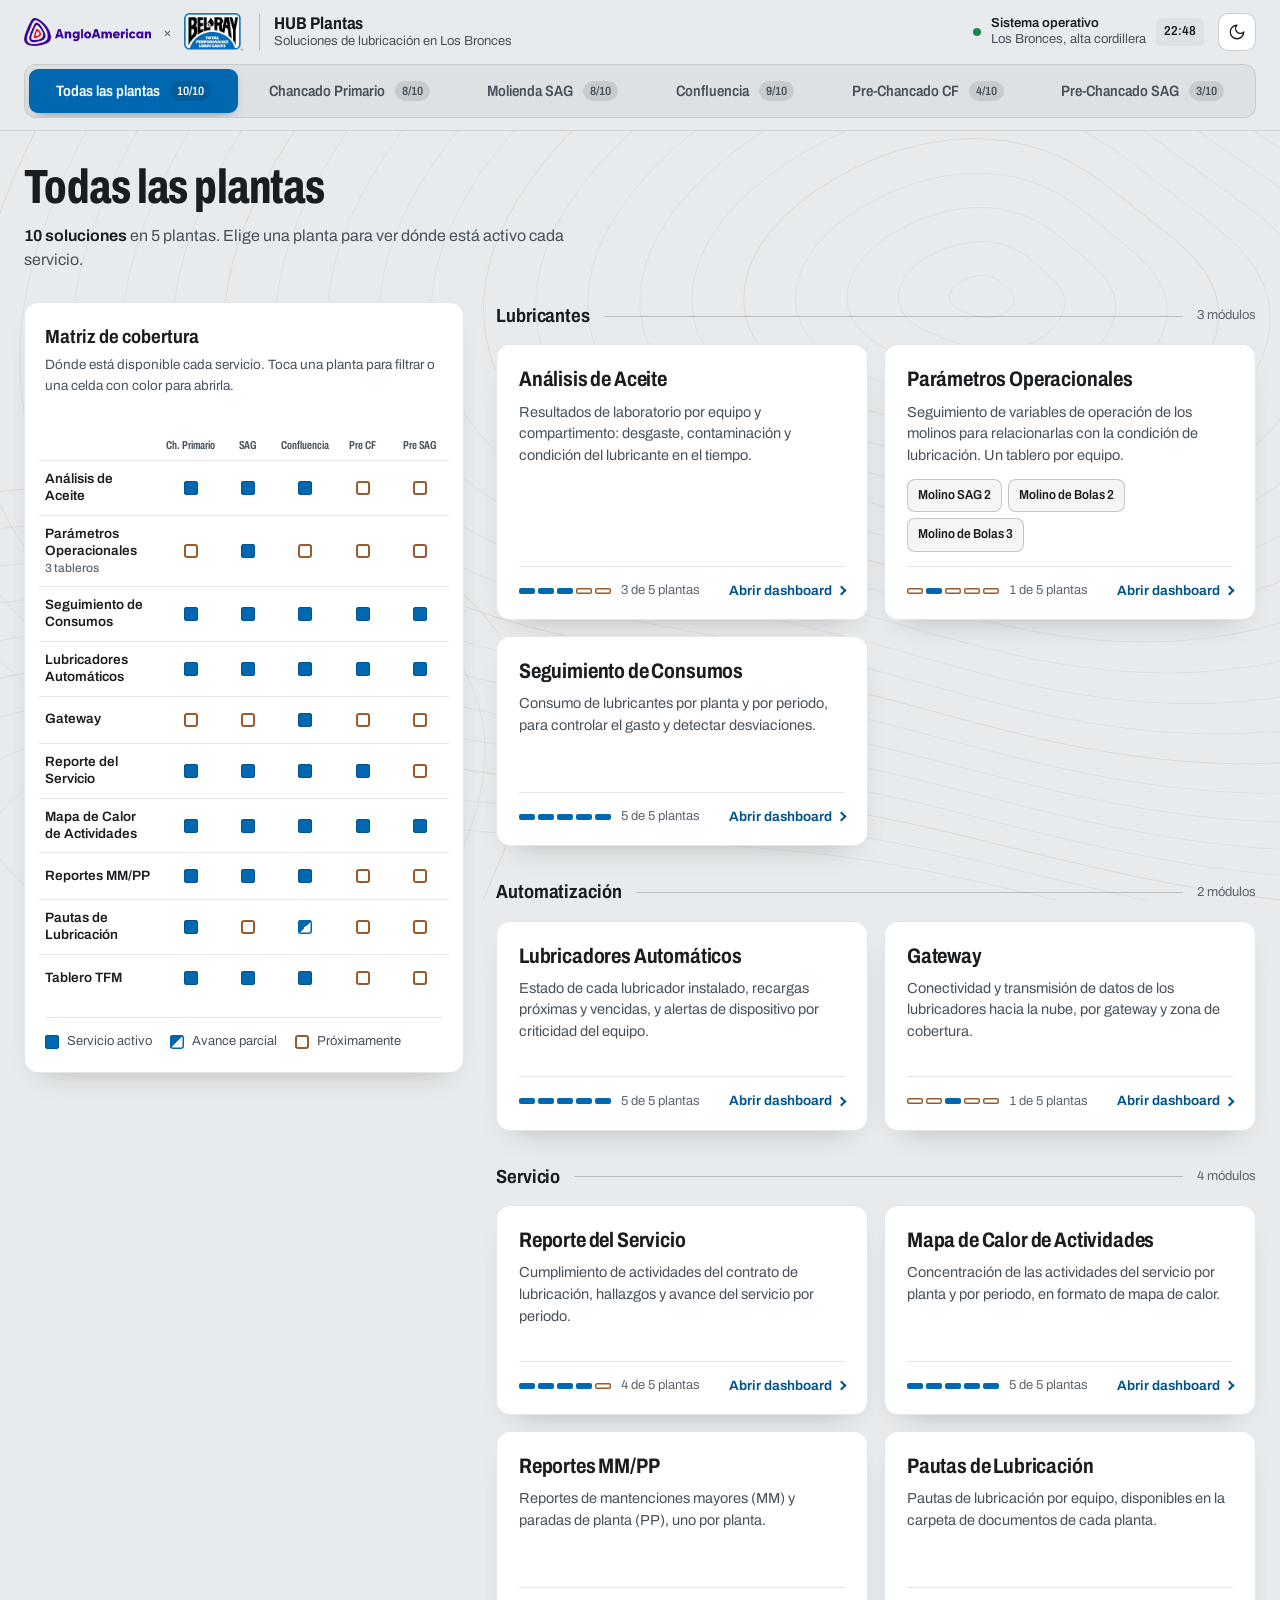
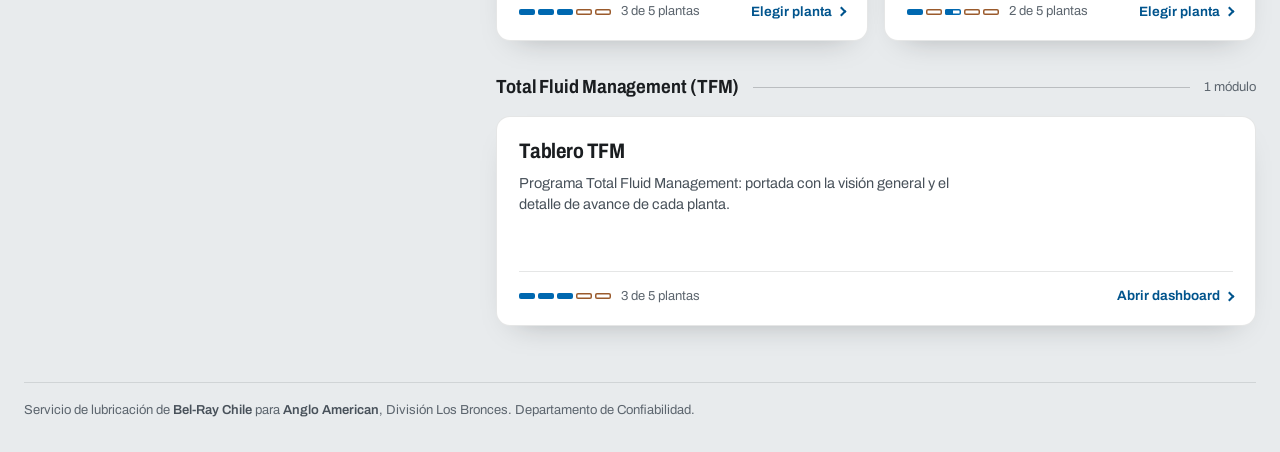
<file: index.html>
<!doctype html>
<html lang="es-CL">
<head>
  <meta charset="utf-8">
  <title>HUB Plantas</title>
  <!-- Redirige la raíz del repositorio a la carpeta hub-plantas/, conservando los enlaces directos (#planta=…&modulo=…) -->
  <script>location.replace('hub-plantas/' + location.hash);</script>
  <meta http-equiv="refresh" content="0; url=hub-plantas/">
</head>
<body>
  <p><a href="hub-plantas/">Abrir HUB Plantas</a></p>
</body>
</html>
</file>
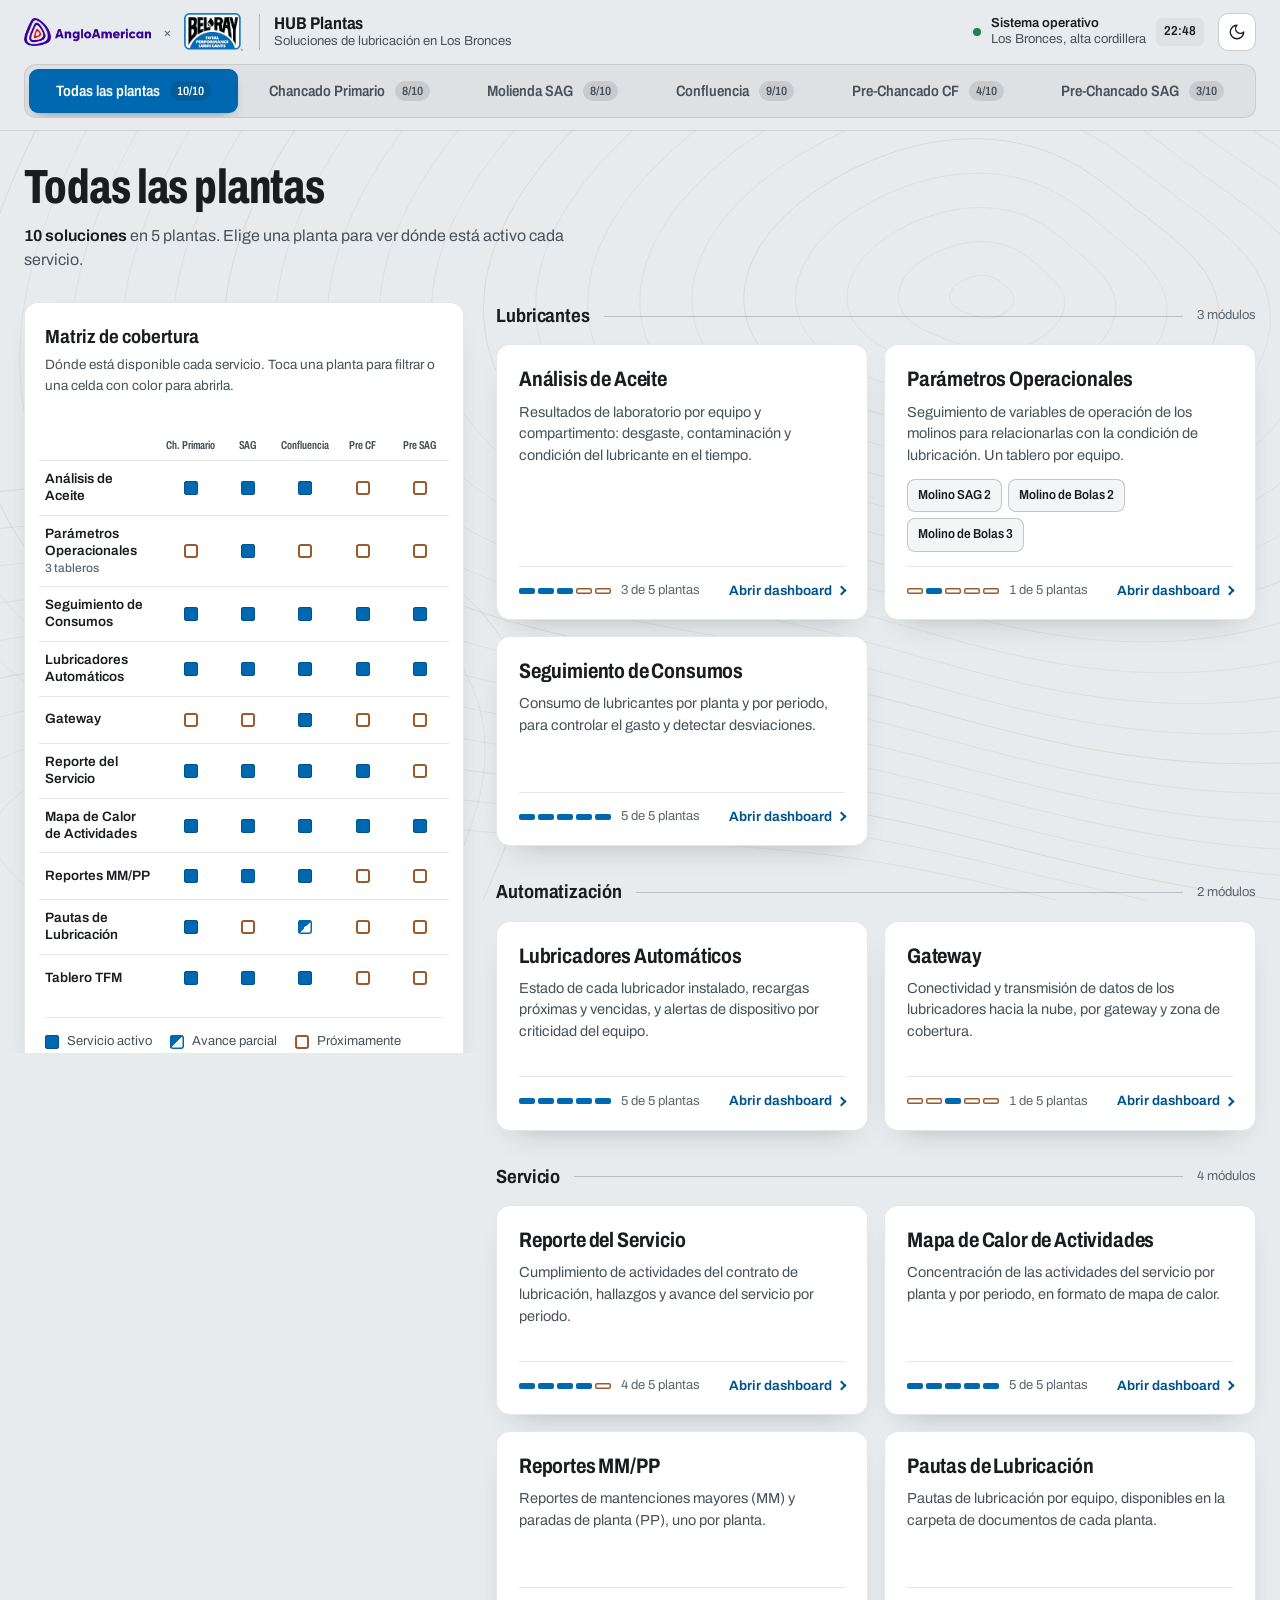
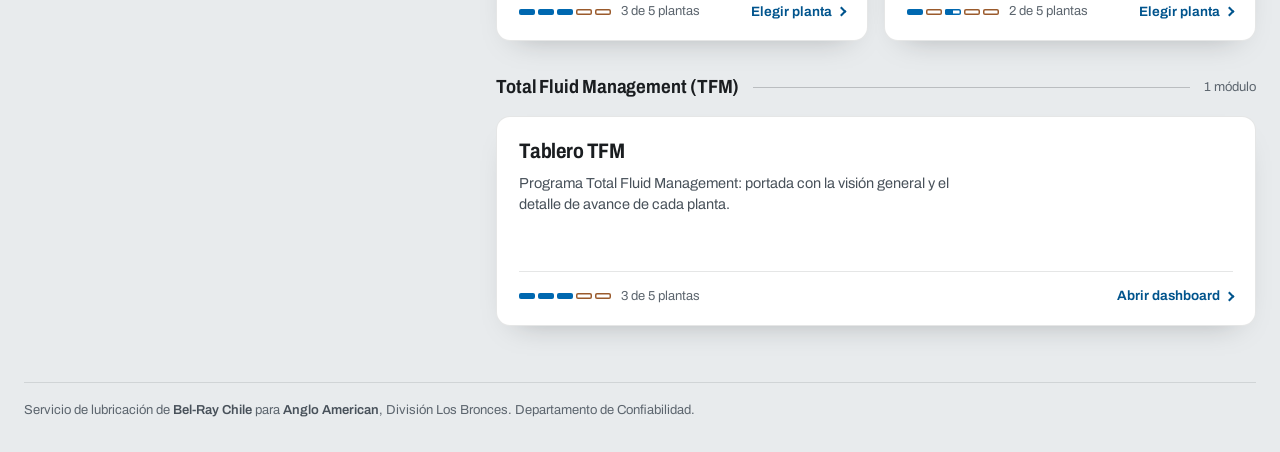
<file: hub-plantas/index.html>
<!doctype html>
<html lang="es-CL">
<head>
  <!-- Versión publicada: al actualizar config.js / hub.js / hub.css, cambia el número ?v= de abajo para que los navegadores descarguen la versión nueva -->
  <meta charset="utf-8">
  <meta name="viewport" content="width=device-width, initial-scale=1, viewport-fit=cover">
  <title>HUB Plantas · Bel-Ray Chile × Anglo American</title>
  <meta name="description" content="Centro de acceso a las soluciones tecnológicas del servicio de lubricación Bel-Ray Chile en las plantas de Anglo American Los Bronces.">
  <meta name="color-scheme" content="dark light">
  <meta name="theme-color" content="#1A1D20">
  <link rel="icon" href="assets/img/favicon-32.png" sizes="32x32" type="image/png">
  <link rel="icon" href="assets/img/favicon-64.png" sizes="64x64" type="image/png">
  <link rel="icon" href="assets/img/favicon-256.png" sizes="256x256" type="image/png">
  <link rel="apple-touch-icon" href="assets/img/favicon-256.png">
  <link rel="preload" href="assets/fonts/archivo-latin-wdth-normal.woff2" as="font" type="font/woff2" crossorigin>

  <!-- Aplica el tema guardado antes de pintar (evita parpadeo claro/oscuro) -->
  <script>
    (function () {
      var t = null;
      try { t = localStorage.getItem('hub-theme'); } catch (e) {}
      if (t !== 'light' && t !== 'dark') {
        t = window.matchMedia && window.matchMedia('(prefers-color-scheme: light)').matches ? 'light' : 'dark';
      }
      document.documentElement.setAttribute('data-theme', t);
    })();
  </script>

  <link rel="stylesheet" href="assets/css/hub.css?v=20261015-2">
</head>
<body data-view="home">

  <!-- Iconos (Lucide, licencia ISC) — se reutilizan con <use href="#i-..."> -->
  <svg width="0" height="0" style="position:absolute" aria-hidden="true">
    <defs>
      <symbol id="i-sun" viewBox="0 0 24 24"><circle cx="12" cy="12" r="4"/><path d="M12 2v2M12 20v2M4.93 4.93l1.41 1.41M17.66 17.66l1.41 1.41M2 12h2M20 12h2M6.34 17.66l-1.41 1.41M19.07 4.93l-1.41 1.41"/></symbol>
      <symbol id="i-moon" viewBox="0 0 24 24"><path d="M12 3a6 6 0 0 0 9 9 9 9 0 1 1-9-9Z"/></symbol>
      <symbol id="i-back" viewBox="0 0 24 24"><path d="m12 19-7-7 7-7M19 12H5"/></symbol>
      <symbol id="i-expand" viewBox="0 0 24 24"><path d="M8 3H5a2 2 0 0 0-2 2v3M21 8V5a2 2 0 0 0-2-2h-3M3 16v3a2 2 0 0 0 2 2h3M16 21h3a2 2 0 0 0 2-2v-3"/></symbol>
      <symbol id="i-shrink" viewBox="0 0 24 24"><path d="M8 3v3a2 2 0 0 1-2 2H3M21 8h-3a2 2 0 0 1-2-2V3M3 16h3a2 2 0 0 1 2 2v3M16 21v-3a2 2 0 0 1 2-2h3"/></symbol>
      <symbol id="i-external" viewBox="0 0 24 24"><path d="M15 3h6v6M10 14 21 3M18 13v6a2 2 0 0 1-2 2H5a2 2 0 0 1-2-2V8a2 2 0 0 1 2-2h6"/></symbol>
      <symbol id="i-caret" viewBox="0 0 24 24"><path d="m6 9 6 6 6-6"/></symbol>
      <symbol id="i-reload" viewBox="0 0 24 24"><path d="M3 12a9 9 0 0 1 9-9 9.75 9.75 0 0 1 6.74 2.74L21 8M21 3v5h-5M21 12a9 9 0 0 1-9 9 9.75 9.75 0 0 1-6.74-2.74L3 16M8 16H3v5"/></symbol>
    </defs>
  </svg>

  <!-- Fondo: curvas de nivel de un rajo, generadas en assets/js/hub.js -->
  <svg class="terrain" id="terrain" aria-hidden="true" preserveAspectRatio="xMidYMid slice"></svg>

  <a class="skip" href="#main">Ir al contenido</a>

  <!-- ===================== BARRA SUPERIOR ===================== -->
  <header class="topbar">
    <div class="topbar__inner">
      <div class="brand">
        <span class="logo-slot" data-logo="client"></span>
        <span class="brand__x" aria-hidden="true">×</span>
        <span class="logo-slot" data-logo="partner"></span>
        <div class="brand__title">
          <strong id="hub-title">HUB Plantas</strong>
          <span id="hub-subtitle"></span>
        </div>
      </div>

      <div class="topbar__right">
        <div class="status" role="status">
          <span class="status__dot" aria-hidden="true"></span>
          <span class="status__text"><b id="status-text">Sistema operativo</b><span id="site-text"></span></span>
          <time class="status__clock" id="clock"></time>
        </div>
        <button class="icon-btn theme-toggle" id="theme-toggle" type="button" aria-label="Cambiar a modo claro">
          <svg class="ico ico--sun"><use href="#i-sun"/></svg>
          <svg class="ico ico--moon"><use href="#i-moon"/></svg>
        </button>
      </div>
    </div>

    <!-- Selector global de planta -->
    <nav class="plantbar" aria-label="Seleccionar planta">
      <div class="plantbar__track" id="plantbar" role="radiogroup" aria-label="Planta"></div>
    </nav>
  </header>

  <main id="main">

    <!-- ===================== PORTADA: MÓDULOS + MATRIZ ===================== -->
    <section class="home" id="home" aria-labelledby="plant-heading">
      <div class="intro">
        <h1 class="intro__plant" id="plant-heading"><span id="plant-name">Todas las plantas</span></h1>
        <p class="intro__summary" id="plant-summary"></p>
      </div>

      <div class="home__grid">
        <aside class="matrix" aria-labelledby="matrix-title">
          <div class="matrix__head">
            <h2 id="matrix-title">Matriz de cobertura</h2>
            <p>Dónde está disponible cada servicio. Toca una planta para filtrar o una celda con color para abrirla.</p>
          </div>
          <div class="matrix__scroll">
            <table class="matrix__table" id="matrix"></table>
          </div>
          <ul class="legend">
            <li><span class="mark mark--on" aria-hidden="true"></span>Servicio activo</li>
            <li><span class="mark mark--partial" aria-hidden="true"></span>Avance parcial</li>
            <li><span class="mark mark--soon" aria-hidden="true"></span>Próximamente</li>
          </ul>
        </aside>

        <div class="modules" id="modules"></div>
      </div>
    </section>

    <!-- ===================== VISOR DE DASHBOARDS ===================== -->
    <section class="viewer" id="viewer" aria-labelledby="viewer-title" hidden>
      <div class="viewer__bar">
        <button class="btn btn--ghost" id="viewer-back" type="button">
          <svg class="ico"><use href="#i-back"/></svg><span>Módulos</span>
        </button>
        <div class="viewer__title">
          <span id="viewer-category"></span>
          <h2 id="viewer-title"></h2>
          <span class="source" id="viewer-source"></span>
          <span class="badge badge--partial" id="viewer-status" hidden></span>
        </div>
        <div class="viewer__actions">
          <button class="icon-btn" id="viewer-reload" type="button" aria-label="Recargar dashboard" title="Recargar">
            <svg class="ico"><use href="#i-reload"/></svg>
          </button>
          <a class="icon-btn" id="viewer-external" href="#" target="_blank" rel="noopener" aria-label="Abrir en pestaña nueva" title="Abrir en pestaña nueva">
            <svg class="ico"><use href="#i-external"/></svg>
          </a>
          <button class="btn btn--solid" id="viewer-fullscreen" type="button">
            <svg class="ico ico--expand"><use href="#i-expand"/></svg>
            <svg class="ico ico--shrink"><use href="#i-shrink"/></svg>
            <span>Pantalla completa</span>
          </button>
        </div>
      </div>

      <nav class="viewer__switch" id="module-switch" aria-label="Módulos por pilar"></nav>
      <div class="viewer__views" id="view-switch" role="tablist" aria-label="Cambiar de equipo" hidden></div>

      <div class="stage" id="stage">
        <!-- Los iframes se crean en hub.js (uno por módulo, se conservan al cambiar) -->
        <div class="stage__frames" id="frames"></div>

        <button class="btn btn--solid stage__exit" id="stage-exit" type="button">
          <svg class="ico"><use href="#i-shrink"/></svg><span>Salir de pantalla completa</span>
        </button>

        <div class="stage__state stage__loading" id="state-loading" hidden>
          <div class="loader" aria-hidden="true"><span></span></div>
          <p><b>Cargando</b>Puede tardar unos segundos la primera vez.</p>
          <p class="stage__hint" id="loading-hint" hidden>¿Sigue en blanco? Es posible que debas iniciar sesión con tu cuenta Google o que el informe no esté compartido contigo. <a href="#" target="_blank" rel="noopener" id="loading-external">Abrir en pestaña nueva</a></p>
        </div>

        <div class="stage__state stage__empty" id="state-nourl" hidden>
          <div class="tape" aria-hidden="true"></div>
          <h3>Dashboard en preparación</h3>
          <p>Este módulo aún no tiene un enlace publicado. Cuando esté disponible aparecerá aquí sin que tengas que hacer nada.</p>
        </div>

        <div class="stage__state stage__empty" id="state-nocoverage" hidden>
          <div class="tape" aria-hidden="true"></div>
          <h3 id="nocov-title"></h3>
          <p id="nocov-text"></p>
          <div class="nocov__plants" id="nocov-plants"></div>
        </div>
      </div>
    </section>
  </main>

  <footer class="foot">
    <p>Servicio de lubricación de <b>Bel-Ray Chile</b> para <b>Anglo American</b>, División Los Bronces. Departamento de Confiabilidad.</p>
  </footer>

  <script src="config.js?v=20261015-2"></script>
  <script src="assets/js/hub.js?v=20261015-2"></script>
</body>
</html>
</file>
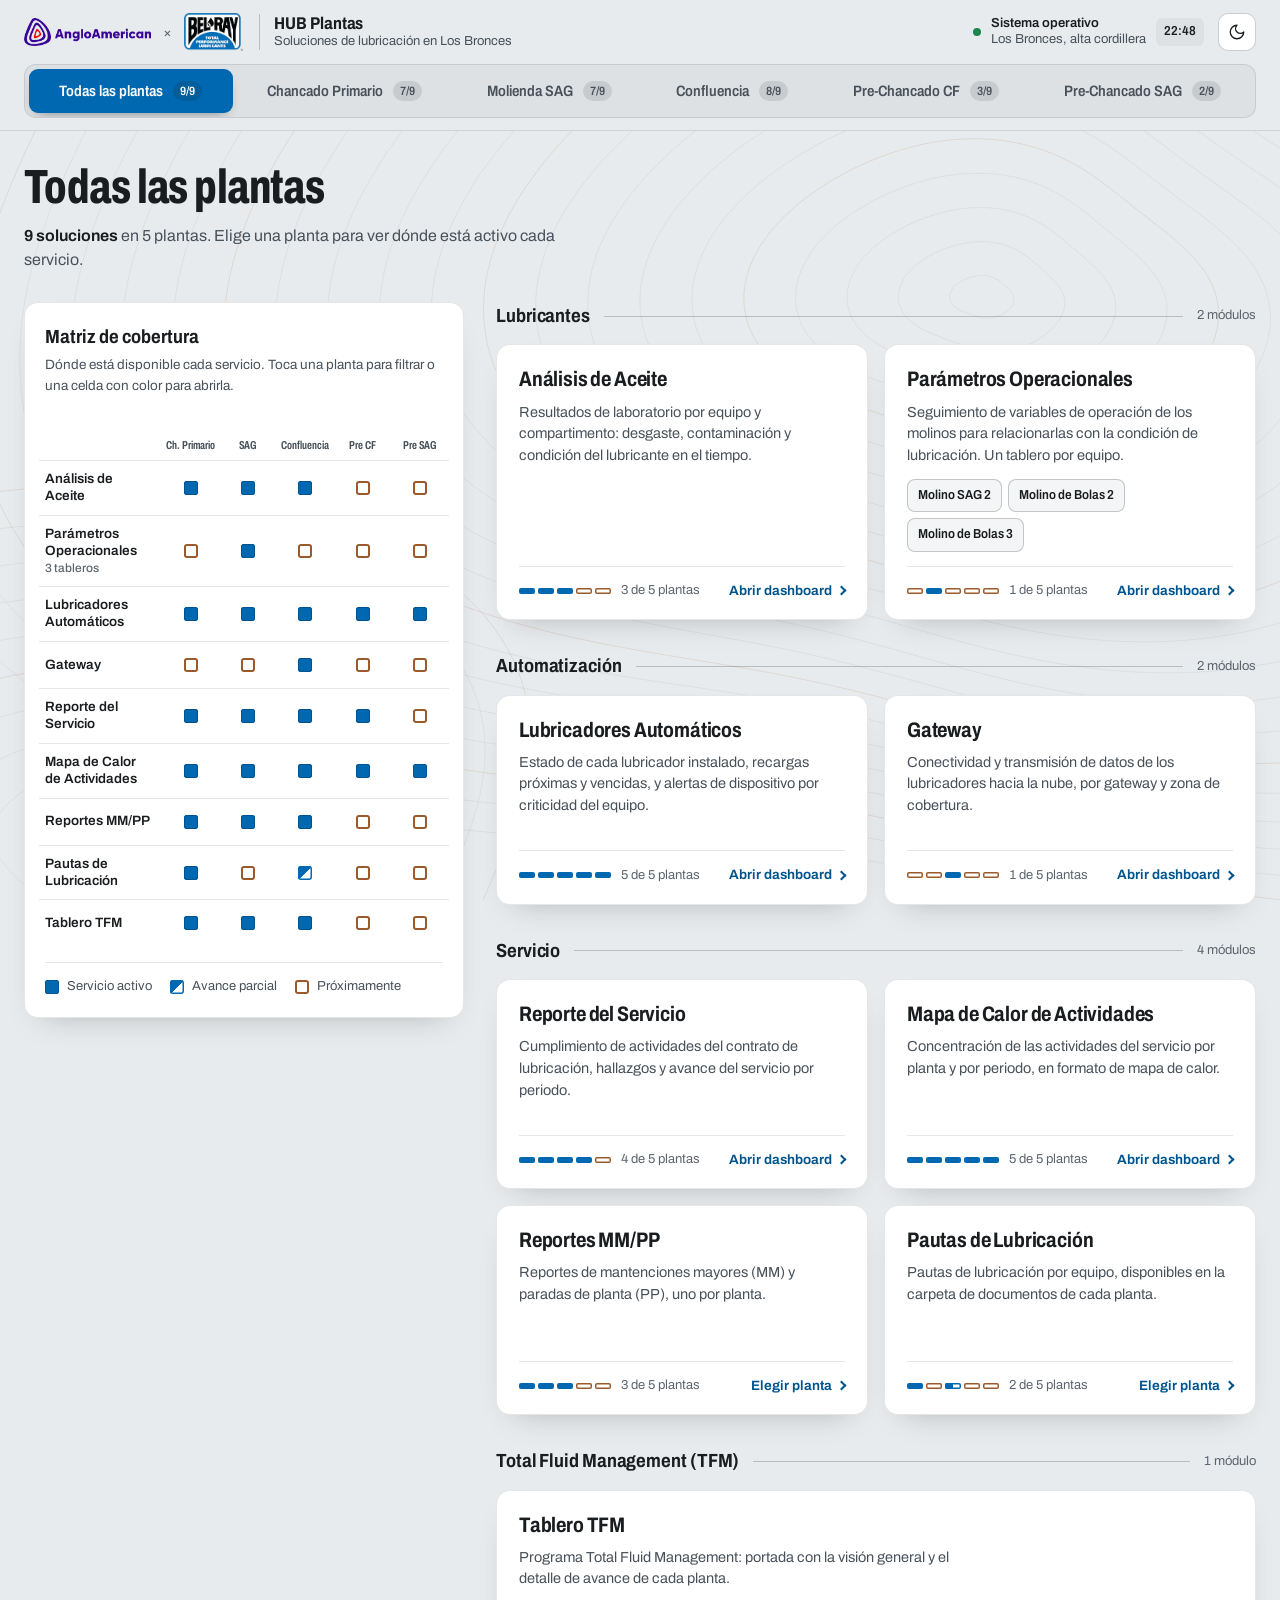
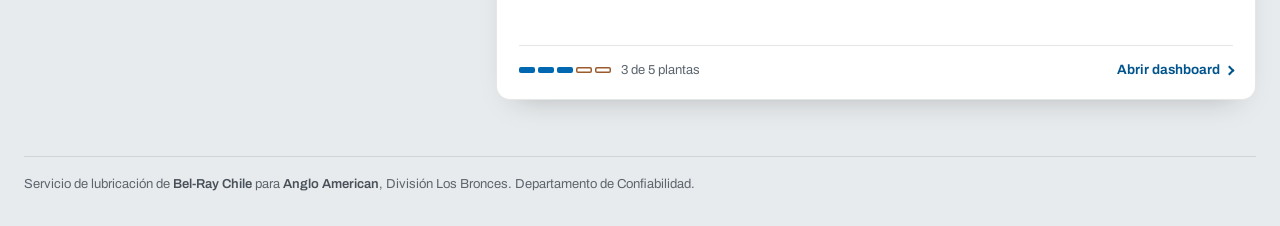
<file: hub-plantas/hub-plantas/index.html>
<!doctype html>
<html lang="es-CL">
<head>
  <meta charset="utf-8">
  <meta name="viewport" content="width=device-width, initial-scale=1, viewport-fit=cover">
  <title>HUB Plantas · Bel-Ray Chile × Anglo American</title>
  <meta name="description" content="Centro de acceso a las soluciones tecnológicas del servicio de lubricación Bel-Ray Chile en las plantas de Anglo American Los Bronces.">
  <meta name="color-scheme" content="dark light">
  <meta name="theme-color" content="#1A1D20">
  <link rel="icon" href="assets/img/favicon-32.png" sizes="32x32" type="image/png">
  <link rel="icon" href="assets/img/favicon-64.png" sizes="64x64" type="image/png">
  <link rel="icon" href="assets/img/favicon-256.png" sizes="256x256" type="image/png">
  <link rel="apple-touch-icon" href="assets/img/favicon-256.png">
  <link rel="preload" href="assets/fonts/archivo-latin-wdth-normal.woff2" as="font" type="font/woff2" crossorigin>

  <!-- Aplica el tema guardado antes de pintar (evita parpadeo claro/oscuro) -->
  <script>
    (function () {
      var t = null;
      try { t = localStorage.getItem('hub-theme'); } catch (e) {}
      if (t !== 'light' && t !== 'dark') {
        t = window.matchMedia && window.matchMedia('(prefers-color-scheme: light)').matches ? 'light' : 'dark';
      }
      document.documentElement.setAttribute('data-theme', t);
    })();
  </script>

  <link rel="stylesheet" href="assets/css/hub.css">
</head>
<body data-view="home">

  <!-- Iconos (Lucide, licencia ISC) — se reutilizan con <use href="#i-..."> -->
  <svg width="0" height="0" style="position:absolute" aria-hidden="true">
    <defs>
      <symbol id="i-sun" viewBox="0 0 24 24"><circle cx="12" cy="12" r="4"/><path d="M12 2v2M12 20v2M4.93 4.93l1.41 1.41M17.66 17.66l1.41 1.41M2 12h2M20 12h2M6.34 17.66l-1.41 1.41M19.07 4.93l-1.41 1.41"/></symbol>
      <symbol id="i-moon" viewBox="0 0 24 24"><path d="M12 3a6 6 0 0 0 9 9 9 9 0 1 1-9-9Z"/></symbol>
      <symbol id="i-back" viewBox="0 0 24 24"><path d="m12 19-7-7 7-7M19 12H5"/></symbol>
      <symbol id="i-expand" viewBox="0 0 24 24"><path d="M8 3H5a2 2 0 0 0-2 2v3M21 8V5a2 2 0 0 0-2-2h-3M3 16v3a2 2 0 0 0 2 2h3M16 21h3a2 2 0 0 0 2-2v-3"/></symbol>
      <symbol id="i-shrink" viewBox="0 0 24 24"><path d="M8 3v3a2 2 0 0 1-2 2H3M21 8h-3a2 2 0 0 1-2-2V3M3 16h3a2 2 0 0 1 2 2v3M16 21v-3a2 2 0 0 1 2-2h3"/></symbol>
      <symbol id="i-external" viewBox="0 0 24 24"><path d="M15 3h6v6M10 14 21 3M18 13v6a2 2 0 0 1-2 2H5a2 2 0 0 1-2-2V8a2 2 0 0 1 2-2h6"/></symbol>
      <symbol id="i-reload" viewBox="0 0 24 24"><path d="M3 12a9 9 0 0 1 9-9 9.75 9.75 0 0 1 6.74 2.74L21 8M21 3v5h-5M21 12a9 9 0 0 1-9 9 9.75 9.75 0 0 1-6.74-2.74L3 16M8 16H3v5"/></symbol>
    </defs>
  </svg>

  <!-- Fondo: curvas de nivel de un rajo, generadas en assets/js/hub.js -->
  <svg class="terrain" id="terrain" aria-hidden="true" preserveAspectRatio="xMidYMid slice"></svg>

  <a class="skip" href="#main">Ir al contenido</a>

  <!-- ===================== BARRA SUPERIOR ===================== -->
  <header class="topbar">
    <div class="topbar__inner">
      <div class="brand">
        <span class="logo-slot" data-logo="client"></span>
        <span class="brand__x" aria-hidden="true">×</span>
        <span class="logo-slot" data-logo="partner"></span>
        <div class="brand__title">
          <strong id="hub-title">HUB Plantas</strong>
          <span id="hub-subtitle"></span>
        </div>
      </div>

      <div class="topbar__right">
        <div class="status" role="status">
          <span class="status__dot" aria-hidden="true"></span>
          <span class="status__text"><b id="status-text">Sistema operativo</b><span id="site-text"></span></span>
          <time class="status__clock" id="clock"></time>
        </div>
        <button class="icon-btn theme-toggle" id="theme-toggle" type="button" aria-label="Cambiar a modo claro">
          <svg class="ico ico--sun"><use href="#i-sun"/></svg>
          <svg class="ico ico--moon"><use href="#i-moon"/></svg>
        </button>
      </div>
    </div>

    <!-- Selector global de planta -->
    <nav class="plantbar" aria-label="Seleccionar planta">
      <div class="plantbar__track" id="plantbar" role="radiogroup" aria-label="Planta"></div>
    </nav>
  </header>

  <main id="main">

    <!-- ===================== PORTADA: MÓDULOS + MATRIZ ===================== -->
    <section class="home" id="home" aria-labelledby="plant-heading">
      <div class="intro">
        <h1 class="intro__plant" id="plant-heading"><span id="plant-name">Todas las plantas</span></h1>
        <p class="intro__summary" id="plant-summary"></p>
      </div>

      <div class="home__grid">
        <aside class="matrix" aria-labelledby="matrix-title">
          <div class="matrix__head">
            <h2 id="matrix-title">Matriz de cobertura</h2>
            <p>Dónde está disponible cada servicio. Toca una planta para filtrar o una celda con color para abrirla.</p>
          </div>
          <div class="matrix__scroll">
            <table class="matrix__table" id="matrix"></table>
          </div>
          <ul class="legend">
            <li><span class="mark mark--on" aria-hidden="true"></span>Servicio activo</li>
            <li><span class="mark mark--partial" aria-hidden="true"></span>Avance parcial</li>
            <li><span class="mark mark--soon" aria-hidden="true"></span>Próximamente</li>
          </ul>
        </aside>

        <div class="modules" id="modules"></div>
      </div>
    </section>

    <!-- ===================== VISOR DE DASHBOARDS ===================== -->
    <section class="viewer" id="viewer" aria-labelledby="viewer-title" hidden>
      <div class="viewer__bar">
        <button class="btn btn--ghost" id="viewer-back" type="button">
          <svg class="ico"><use href="#i-back"/></svg><span>Módulos</span>
        </button>
        <div class="viewer__title">
          <span id="viewer-category"></span>
          <h2 id="viewer-title"></h2>
          <span class="source" id="viewer-source"></span>
          <span class="badge badge--partial" id="viewer-status" hidden></span>
        </div>
        <div class="viewer__actions">
          <button class="icon-btn" id="viewer-reload" type="button" aria-label="Recargar dashboard" title="Recargar">
            <svg class="ico"><use href="#i-reload"/></svg>
          </button>
          <a class="icon-btn" id="viewer-external" href="#" target="_blank" rel="noopener" aria-label="Abrir en pestaña nueva" title="Abrir en pestaña nueva">
            <svg class="ico"><use href="#i-external"/></svg>
          </a>
          <button class="btn btn--solid" id="viewer-fullscreen" type="button">
            <svg class="ico ico--expand"><use href="#i-expand"/></svg>
            <svg class="ico ico--shrink"><use href="#i-shrink"/></svg>
            <span>Pantalla completa</span>
          </button>
        </div>
      </div>

      <div class="viewer__switch" id="module-switch" role="tablist" aria-label="Cambiar de módulo"></div>
      <div class="viewer__views" id="view-switch" role="tablist" aria-label="Cambiar de equipo" hidden></div>

      <div class="stage" id="stage">
        <!-- Los iframes se crean en hub.js (uno por módulo, se conservan al cambiar) -->
        <div class="stage__frames" id="frames"></div>

        <button class="btn btn--solid stage__exit" id="stage-exit" type="button">
          <svg class="ico"><use href="#i-shrink"/></svg><span>Salir de pantalla completa</span>
        </button>

        <div class="stage__state stage__loading" id="state-loading" hidden>
          <div class="loader" aria-hidden="true"><span></span></div>
          <p><b>Cargando</b>Puede tardar unos segundos la primera vez.</p>
          <p class="stage__hint" id="loading-hint" hidden>¿Sigue en blanco? Es posible que debas iniciar sesión con tu cuenta Google o que el informe no esté compartido contigo. <a href="#" target="_blank" rel="noopener" id="loading-external">Abrir en pestaña nueva</a></p>
        </div>

        <div class="stage__state stage__empty" id="state-nourl" hidden>
          <div class="tape" aria-hidden="true"></div>
          <h3>Dashboard en preparación</h3>
          <p>Este módulo aún no tiene un enlace publicado. Cuando esté disponible aparecerá aquí sin que tengas que hacer nada.</p>
        </div>

        <div class="stage__state stage__empty" id="state-nocoverage" hidden>
          <div class="tape" aria-hidden="true"></div>
          <h3 id="nocov-title"></h3>
          <p id="nocov-text"></p>
          <div class="nocov__plants" id="nocov-plants"></div>
        </div>
      </div>
    </section>
  </main>

  <footer class="foot">
    <p>Servicio de lubricación de <b>Bel-Ray Chile</b> para <b>Anglo American</b>, División Los Bronces. Departamento de Confiabilidad.</p>
  </footer>

  <script src="config.js"></script>
  <script src="assets/js/hub.js"></script>
</body>
</html>
</file>
<file: hub-plantas/assets/css/hub.css>
/* ==========================================================================
   HUB PLANTAS · Estilos
   Bel-Ray Chile × Anglo American Los Bronces
   --------------------------------------------------------------------------
   Sin dependencias externas: fuente Archivo (OFL) servida desde assets/fonts.
   Paleta: negro grafito, azul Bel-Ray, cobre.
   Los colores viven en variables (tokens) al inicio: para ajustar la marca
   basta con cambiar esos valores.
   ========================================================================== */

@font-face {
  font-family: "Archivo";
  src: url("../fonts/archivo-latin-wdth-normal.woff2") format("woff2-variations"),
       url("../fonts/archivo-latin-wdth-normal.woff2") format("woff2");
  font-weight: 100 900;
  font-stretch: 62% 125%;
  font-style: normal;
  font-display: swap;
}

/* ---------- Tokens: modo oscuro (sala de control) ---------- */
:root,
:root[data-theme="dark"] {
  color-scheme: dark;
  --bg:            #1A1D20;   /* grafito */
  --bg-2:          #22262A;
  --surface:       rgba(38, 43, 48, .62);
  --surface-solid: #262B30;
  --surface-hi:    #2E343A;
  --line:          rgba(236, 238, 240, .09);
  --line-strong:   rgba(236, 238, 240, .18);
  --ink:           #ECEEF0;
  --ink-2:         #B1B8BF;
  --ink-3:         #8F979F;
  --blue:          #0068B0;   /* azul Bel-Ray */
  --blue-ink:      #FFFFFF;   /* texto sobre el azul */
  --blue-text:     #5FACEC;   /* azul aclarado, usado como texto sobre fondo oscuro */
  --blue-soft:     rgba(0, 104, 176, .18);
  --mark-on-edge:  #0068B0;
  --copper:        #D4905C;   /* cobre */
  --copper-soft:   rgba(212, 144, 92, .14);
  --ok:            #4CC38A;
  --tape-dark:     #1A1D20;
  --contour:       rgba(236, 238, 240, .055);
  --contour-hi:    rgba(212, 144, 92, .16);
  --focus:         #5FACEC;
  --shadow:        0 18px 40px -22px rgba(0, 0, 0, .75);
  --shadow-hover:  0 22px 44px -20px rgba(0, 0, 0, .85);
  --glass-blur:    blur(14px) saturate(130%);
  --header-bg:     rgba(26, 29, 32, .72);
}

/* ---------- Tokens: modo claro (presentación ejecutiva) ---------- */
:root[data-theme="light"] {
  color-scheme: light;
  --bg:            #E8EBED;   /* hormigón frío */
  --bg-2:          #DDE1E4;
  --surface:       #FFFFFF;
  --surface-solid: #FFFFFF;
  --surface-hi:    #F3F5F6;
  --line:          rgba(26, 29, 32, .11);
  --line-strong:   rgba(26, 29, 32, .22);
  --ink:           #1A1D20;
  --ink-2:         #48515A;
  --ink-3:         #5C656E;
  --blue:          #0068B0;
  --blue-ink:      #FFFFFF;
  --blue-text:     #00548D;
  --blue-soft:     rgba(0, 104, 176, .12);
  --mark-on-edge:  #00548D;
  --copper:        #9A5A2C;
  --copper-soft:   rgba(154, 90, 44, .10);
  --ok:            #1D8452;
  --tape-dark:     #1A1D20;
  --contour:       rgba(26, 29, 32, .06);
  --contour-hi:    rgba(154, 90, 44, .14);
  --focus:         #0068B0;
  --shadow:        0 14px 30px -20px rgba(26, 29, 32, .35);
  --shadow-hover:  0 20px 38px -18px rgba(26, 29, 32, .40);
  --glass-blur:    none;
  --header-bg:     rgba(232, 235, 237, .88);
}

/* ---------- Base ---------- */
*, *::before, *::after { box-sizing: border-box; }
html { -webkit-text-size-adjust: 100%; }
body {
  margin: 0;
  min-height: 100vh;
  background: var(--bg);
  color: var(--ink);
  font-family: "Archivo", system-ui, -apple-system, "Segoe UI", Roboto, sans-serif;
  font-size: 15px;
  line-height: 1.5;
  font-stretch: 100%;
  -webkit-font-smoothing: antialiased;
  text-rendering: optimizeLegibility;
}
h1, h2, h3, p { margin: 0; }
button { font: inherit; color: inherit; }
a { color: inherit; text-underline-offset: 3px; }
[hidden] { display: none !important; }

::selection { background: var(--blue); color: var(--blue-ink); }
:focus-visible { outline: 2px solid var(--focus); outline-offset: 2px; border-radius: 6px; }

* { scrollbar-width: thin; scrollbar-color: var(--line-strong) transparent; }
::-webkit-scrollbar { width: 10px; height: 10px; }
::-webkit-scrollbar-thumb { background: var(--line-strong); border-radius: 10px; border: 3px solid transparent; background-clip: padding-box; }
::-webkit-scrollbar-track { background: transparent; }

.ico { width: 18px; height: 18px; fill: none; stroke: currentColor; stroke-width: 1.75; stroke-linecap: round; stroke-linejoin: round; flex: none; }

.skip {
  position: absolute; left: 16px; top: -60px; z-index: 50;
  background: var(--blue); color: var(--blue-ink); padding: 10px 14px; border-radius: 8px; font-weight: 600;
}
.skip:focus { top: 12px; }

/* Fondo de curvas de nivel */
.terrain {
  position: fixed; inset: 0; width: 100%; height: 100%;
  z-index: -1; pointer-events: none;
  fill: none; stroke: var(--contour); stroke-width: 1;
}
.terrain .hi { stroke: var(--contour-hi); }

/* ---------- Barra superior ---------- */
.topbar {
  position: sticky; top: 0; z-index: 20;
  background: var(--header-bg);
  -webkit-backdrop-filter: blur(16px) saturate(140%);
  backdrop-filter: blur(16px) saturate(140%);
  border-bottom: 1px solid var(--line);
}
.topbar__inner {
  max-width: 1480px; margin: 0 auto;
  padding: 12px 24px;
  display: flex; align-items: center; justify-content: space-between; gap: 20px;
}
.brand { display: flex; align-items: center; gap: 12px; min-width: 0; }
.brand__x { color: var(--ink-3); font-size: 14px; }
.brand__title { display: flex; flex-direction: column; line-height: 1.2; padding-left: 14px; margin-left: 4px; border-left: 1px solid var(--line-strong); min-width: 0; }
.brand__title strong { font-size: 17px; font-weight: 700; font-stretch: 85%; letter-spacing: -.005em; }
.brand__title span { font-size: 13px; color: var(--ink-2); white-space: nowrap; overflow: hidden; text-overflow: ellipsis; }

.logo-slot { display: inline-flex; align-items: center; height: 40px; }
.logo-slot img { height: 28px; width: auto; display: block; }
.logo-slot[data-logo="partner"] img { height: 38px; }
.logo-slot .logo-dark { display: none; }
:root[data-theme="dark"] .logo-slot.has-dark .logo-light { display: none; }
:root[data-theme="dark"] .logo-slot.has-dark .logo-dark { display: block; }
.logo-slot__ph {
  display: inline-flex; align-items: center; height: 32px; padding: 0 10px;
  border: 1px dashed var(--line-strong); border-radius: 6px;
  font-size: 12px; font-weight: 600; font-stretch: 85%; color: var(--ink-2); white-space: nowrap;
}

.topbar__right { display: flex; align-items: center; gap: 14px; }
.status { display: flex; align-items: center; gap: 10px; font-size: 13px; color: var(--ink-2); }
.status__dot {
  width: 8px; height: 8px; border-radius: 50%; background: var(--ok);
}
.status__text { display: flex; flex-direction: column; line-height: 1.2; }
.status__text b { color: var(--ink); font-weight: 600; }
.status__clock {
  font-variant-numeric: tabular-nums; font-weight: 600; font-stretch: 85%;
  padding: 4px 8px; border-radius: 6px; background: var(--bg-2); color: var(--ink); font-size: 13px;
}

.icon-btn {
  display: inline-grid; place-items: center; width: 38px; height: 38px;
  border-radius: 10px; border: 1px solid var(--line-strong); background: var(--surface-solid);
  color: var(--ink); cursor: pointer; text-decoration: none;
  transition: background-color .2s ease, border-color .2s ease, transform .2s cubic-bezier(.2,.8,.2,1);
}
.icon-btn:hover { border-color: var(--ink-3); background: var(--surface-hi); }
.icon-btn:active { transform: scale(.94); }

.theme-toggle .ico--sun { display: none; }
:root[data-theme="dark"] .theme-toggle .ico--sun { display: block; }
:root[data-theme="dark"] .theme-toggle .ico--moon { display: none; }

/* ---------- Selector de planta (placa azul deslizante) ---------- */
.plantbar { max-width: 1480px; margin: 0 auto; padding: 0 24px 12px; }
.plantbar__track {
  position: relative; display: flex; gap: 4px;
  padding: 4px; border-radius: 12px;
  background: var(--bg-2); border: 1px solid var(--line);
  overflow-x: auto; scrollbar-width: none;
}
.plantbar__track::-webkit-scrollbar { display: none; }
.plant-ind {
  position: absolute; top: 4px; left: 0; height: calc(100% - 8px); width: 0;
  border-radius: 9px; background: var(--blue);
  box-shadow: 0 6px 14px -8px rgba(0, 0, 0, .55);
  transition: transform .45s cubic-bezier(.16, 1, .3, 1), width .45s cubic-bezier(.16, 1, .3, 1);
  pointer-events: none;
}
.plant-btn {
  position: relative; z-index: 1; flex: 1 0 auto;
  display: flex; align-items: center; justify-content: center; gap: 10px;
  min-height: 44px; padding: 6px 16px; border: 0; border-radius: 9px;
  background: transparent; cursor: pointer; white-space: nowrap;
  font-size: 15px; font-weight: 600; font-stretch: 85%; color: var(--ink-2);
  transition: color .3s ease, background-color .2s ease;
}
.plant-btn:hover { color: var(--ink); background: var(--line); }
.plant-btn[aria-checked="true"] { color: var(--blue-ink); background: transparent; }
.plant-btn__count {
  font-size: 12px; font-weight: 600; font-variant-numeric: tabular-nums;
  padding: 1px 7px; border-radius: 20px; background: var(--line); color: inherit;
}
.plant-btn[aria-checked="true"] .plant-btn__count { background: rgba(26, 29, 32, .14); }

/* ---------- Contenido ---------- */
main { max-width: 1480px; margin: 0 auto; padding: 32px 24px 48px; }

.intro { display: flex; flex-direction: column; gap: 10px; margin-bottom: 30px; }
.intro__plant {
  font-size: 48px; line-height: 1; font-weight: 760; font-stretch: 72%; letter-spacing: -.012em;
  overflow: hidden; padding-bottom: .06em;
}
.intro__plant span { display: inline-block; }
.intro__plant.is-swapping span { animation: plateIn .6s cubic-bezier(.16, 1, .3, 1); }
@keyframes plateIn {
  from { transform: translateY(70%); clip-path: inset(0 0 100% 0); opacity: .2; }
  to   { transform: none; clip-path: inset(0 0 0 0); opacity: 1; }
}
.intro__summary { font-size: 16px; color: var(--ink-2); max-width: 60ch; }
.intro__summary b { color: var(--ink); font-weight: 650; }

.home__grid { display: grid; grid-template-columns: 440px minmax(0, 1fr); gap: 32px; align-items: start; }
.home__grid > * { min-width: 0; }

/* Categorías */
.cat + .cat { margin-top: 32px; }
.cat__head { display: flex; align-items: center; gap: 14px; margin-bottom: 14px; }
.cat__head h2 { font-size: 19px; font-weight: 680; font-stretch: 85%; letter-spacing: -.005em; white-space: nowrap; }
.cat__head::after { content: ""; flex: 1; height: 1px; background: var(--line-strong); }
.cat__count { font-size: 13px; color: var(--ink-3); white-space: nowrap; order: 2; }
.tiles { display: grid; grid-template-columns: repeat(auto-fit, minmax(320px, 1fr)); gap: 16px; }

/* Tarjeta de módulo */
.tile {
  position: relative; isolation: isolate;
  display: flex; flex-direction: column; gap: 14px;
  min-height: 210px; padding: 22px 22px 18px;
  border-radius: 14px; border: 1px solid var(--line);
  background: var(--surface);
  -webkit-backdrop-filter: var(--glass-blur); backdrop-filter: var(--glass-blur);
  box-shadow: var(--shadow);
  overflow: hidden;
  transition: transform .35s cubic-bezier(.16, 1, .3, 1), box-shadow .35s ease, border-color .25s ease;
}
.tile:hover { transform: translateY(-3px); box-shadow: var(--shadow-hover); border-color: var(--line-strong); }
.tile:has(.tile__open:focus-visible) { outline: 2px solid var(--focus); outline-offset: 3px; }
.tile__body { display: flex; flex-direction: column; gap: 10px; flex: 1; transition: opacity .45s ease, filter .45s ease; }
.tile__head { display: flex; align-items: flex-start; justify-content: space-between; gap: 8px 12px; flex-wrap: wrap; }
.tile__head h3 { flex: 1 1 14ch; }
.tile h3 { font-size: 21px; line-height: 1.15; font-weight: 700; font-stretch: 82%; letter-spacing: -.008em; }
.tile__open { all: unset; cursor: pointer; }
.tile__open::after { content: ""; position: absolute; inset: 0; z-index: 0; border-radius: inherit; }
.tile__open:focus-visible { outline: none; }
.tile p { font-size: 14.5px; color: var(--ink-2); max-width: 56ch; }

.tile__views { list-style: none; margin: 2px 0 0; padding: 0; display: flex; flex-wrap: wrap; gap: 6px; position: relative; z-index: 1; }
.view-chip {
  border: 1px solid var(--line-strong); background: var(--surface-hi); color: var(--ink);
  border-radius: 8px; padding: 6px 10px; font-size: 13px; font-weight: 600; font-stretch: 88%;
  cursor: pointer; transition: border-color .2s ease, background-color .2s ease, transform .2s ease;
}
.view-chip:hover { border-color: var(--blue); background: var(--blue-soft); }
.view-chip:active { transform: scale(.96); }

.tile__foot { display: flex; align-items: center; justify-content: space-between; gap: 12px; padding-top: 14px; border-top: 1px solid var(--line); }
.cov { display: flex; align-items: center; gap: 10px; font-size: 13px; color: var(--ink-3); font-variant-numeric: tabular-nums; white-space: nowrap; }
.pips { display: flex; gap: 3px; }
.pip { width: 16px; height: 6px; border-radius: 2px; background: var(--line-strong); transition: background-color .3s ease, box-shadow .3s ease; }
.pip.on   { background: var(--blue); }
.pip.soon { background: transparent; box-shadow: inset 0 0 0 1.5px var(--copper); }
.pip.partial { background: linear-gradient(90deg, var(--blue) 50%, transparent 50%); box-shadow: inset 0 0 0 1.5px var(--blue); }
.pip.partial.sel { box-shadow: inset 0 0 0 1.5px var(--blue), 0 0 0 1.5px var(--bg), 0 0 0 3px var(--ink-2); }
.pip.sel  { box-shadow: 0 0 0 1.5px var(--bg), 0 0 0 3px var(--ink-2); }
.pip.soon.sel { box-shadow: inset 0 0 0 1.5px var(--copper), 0 0 0 1.5px var(--bg), 0 0 0 3px var(--ink-2); }
.tile__go { font-size: 13.5px; font-weight: 650; color: var(--blue-text); white-space: nowrap; display: inline-flex; align-items: center; gap: 6px; }
.tile__go::after {
  content: ""; width: 7px; height: 7px; border-right: 2px solid currentColor; border-top: 2px solid currentColor;
  transform: rotate(45deg); transition: transform .3s cubic-bezier(.16,1,.3,1);
}
.tile:hover .tile__go::after { transform: translateX(3px) rotate(45deg); }

.badge {
  flex: none; font-size: 12px; font-weight: 650; font-stretch: 88%; line-height: 1;
  padding: 6px 9px; border-radius: 20px; white-space: nowrap;
  opacity: 0; transform: translateY(-4px);
  transition: opacity .35s ease, transform .35s cubic-bezier(.16,1,.3,1);
}
.badge--off  { background: var(--bg-2); color: var(--ink-2); border: 1px solid var(--line-strong); }
.badge--soon { background: var(--copper-soft); color: var(--copper); border: 1px solid color-mix(in srgb, var(--copper) 40%, transparent); }
.badge--on   { background: var(--blue-soft); color: var(--blue-text); border: 1px solid color-mix(in srgb, var(--blue) 40%, transparent); }
.badge--partial { background: transparent; color: var(--blue-text); border: 1px dashed color-mix(in srgb, var(--blue-text) 75%, transparent); }
.tile[data-state] .badge { opacity: 1; transform: none; }

/* Cinta de seguridad: servicio no disponible en la planta elegida */
.tile__tape {
  position: absolute; left: 0; right: 0; top: 0; height: 6px; z-index: 2;
  background: repeating-linear-gradient(-45deg, var(--blue) 0 9px, var(--tape-dark) 9px 18px);
  transform: scaleX(0); transform-origin: left center;
  transition: transform .55s cubic-bezier(.16, 1, .3, 1);
}
.tile[data-state="off"] .tile__tape { transform: scaleX(1); }
.tile[data-state="off"] .tile__body,
.tile[data-state="soon"] .tile__body { opacity: .5; filter: grayscale(1); }
.tile[data-state="off"] { box-shadow: none; background: color-mix(in srgb, var(--surface-solid) 45%, transparent); }
.tile[data-state="off"]:hover { transform: none; }
.tile[data-state="off"] .tile__go,
.tile[data-state="soon"] .tile__go { color: var(--ink-2); }
.tile[data-state="soon"] .tile__tape {
  transform: scaleX(1);
  background: repeating-linear-gradient(-45deg, var(--copper) 0 9px, transparent 9px 18px);
}

/* ---------- Matriz de cobertura ---------- */
.matrix {
  position: sticky; top: 148px;
  border-radius: 14px; border: 1px solid var(--line);
  background: var(--surface);
  -webkit-backdrop-filter: var(--glass-blur); backdrop-filter: var(--glass-blur);
  box-shadow: var(--shadow);
  padding: 20px;
}
.matrix__head h2 { font-size: 19px; font-weight: 680; font-stretch: 85%; }
.matrix__head p { font-size: 13.5px; color: var(--ink-2); margin-top: 4px; }
.matrix__scroll { overflow-x: auto; margin: 16px -6px 0; }
.matrix__table { width: 100%; border-collapse: separate; border-spacing: 0; table-layout: fixed; min-width: 360px; }
.matrix__table th, .matrix__table td { padding: 0; }
.matrix__table thead th { vertical-align: bottom; }
.matrix__table .rowhead-col { width: 30%; }
.mx-col {
  all: unset; box-sizing: border-box; cursor: pointer; display: flex; flex-direction: column; justify-content: flex-end;
  width: 100%; min-height: 48px; padding: 6px 4px 8px; text-align: center;
  font-size: 11.5px; line-height: 1.15; font-weight: 650; font-stretch: 68%; color: var(--ink-2); overflow-wrap: normal; hyphens: none;
  border-radius: 8px 8px 0 0; position: relative;
  transition: color .3s ease, background-color .3s ease;
}
.mx-col::after {
  content: ""; position: absolute; left: 20%; right: 20%; bottom: 0; height: 3px; border-radius: 3px;
  background: var(--blue); transform: scaleX(0); transition: transform .4s cubic-bezier(.16,1,.3,1);
}
.mx-col:hover { color: var(--ink); }
.mx-col:focus-visible { outline: 2px solid var(--focus); outline-offset: -2px; }
.is-selcol .mx-col { color: var(--ink); background: var(--blue-soft); }
.is-selcol .mx-col::after { transform: scaleX(1); }

.matrix__table tbody th {
  text-align: left; font-weight: 600; font-size: 13.5px; line-height: 1.25; padding: 10px 8px 10px 6px;
  border-top: 1px solid var(--line);
}
.matrix__table tbody th small { display: block; font-weight: 500; font-size: 12px; color: var(--ink-3); margin-top: 2px; }
.matrix__table tbody td { border-top: 1px solid var(--line); transition: background-color .35s ease; }
.matrix__table tbody td.is-selcol { background: var(--blue-soft); }
.matrix__table tbody tr:last-child td.is-selcol { border-radius: 0 0 8px 8px; }
.mx-cell {
  all: unset; box-sizing: border-box; display: grid; place-items: center; width: 100%; height: 46px; cursor: pointer;
  border-radius: 6px;
}
.mx-cell:focus-visible { outline: 2px solid var(--focus); outline-offset: -3px; }
.mx-cell[data-s="off"] { cursor: default; }
.mx-cell[data-s="on"]:hover .mark { transform: scale(1.18); }

.mark { display: inline-block; width: 14px; height: 14px; border-radius: 3px; transition: transform .25s cubic-bezier(.16,1,.3,1); flex: none; }
.mark--on   { background: var(--blue); box-shadow: inset 0 0 0 1px var(--mark-on-edge); }
.mark--soon { box-shadow: inset 0 0 0 2px var(--copper); }
.mark--partial { background: linear-gradient(135deg, var(--blue) 50%, transparent 50%); box-shadow: inset 0 0 0 1.5px var(--blue); }
.mx-cell[data-s="partial"]:hover .mark { transform: scale(1.18); }
.mark--off  {
  width: 14px; height: 14px; border-radius: 3px; opacity: .7;
  background: repeating-linear-gradient(-45deg, var(--line-strong) 0 2px, transparent 2px 5px);
}

.legend { list-style: none; margin: 16px 0 0; padding: 14px 0 0; border-top: 1px solid var(--line); display: flex; flex-wrap: wrap; gap: 8px 18px; font-size: 13px; color: var(--ink-2); }
.legend li { display: inline-flex; align-items: center; gap: 8px; }

/* ---------- Visor ---------- */
body[data-view="viewer"] .foot { display: none; }
body[data-view="viewer"] main { padding-top: 20px; padding-bottom: 20px; }
.viewer { animation: viewerIn .5s cubic-bezier(.16, 1, .3, 1); }
@keyframes viewerIn { from { opacity: 0; transform: translateY(10px); } to { opacity: 1; transform: none; } }

.viewer__bar { display: flex; align-items: center; gap: 16px; }
.viewer__title { flex: 1; min-width: 0; display: flex; align-items: baseline; gap: 4px 12px; flex-wrap: wrap; }
.viewer__title > span:first-child { font-size: 13px; color: var(--ink-3); width: 100%; }
.viewer__title h2 { font-size: 26px; line-height: 1.1; font-weight: 740; font-stretch: 74%; letter-spacing: -.01em; }
.viewer__title .badge { opacity: 1; transform: none; align-self: center; }
.nocov__plants .btn small { font-weight: 500; opacity: .8; }
.source {
  font-size: 12px; font-weight: 600; color: var(--ink-2); padding: 3px 8px; border-radius: 6px;
  border: 1px solid var(--line-strong);
}
.viewer__actions { display: flex; align-items: center; gap: 8px; }

.btn {
  display: inline-flex; align-items: center; gap: 8px; height: 38px; padding: 0 14px; border-radius: 10px;
  font-size: 14px; font-weight: 650; cursor: pointer; white-space: nowrap;
  transition: background-color .2s ease, border-color .2s ease, transform .2s cubic-bezier(.2,.8,.2,1);
}
.btn:active { transform: scale(.96); }
.btn--ghost { border: 1px solid var(--line-strong); background: transparent; color: var(--ink); }
.btn--ghost:hover { background: var(--surface-hi); }
.btn--solid { border: 1px solid var(--mark-on-edge); background: var(--blue); color: var(--blue-ink); }
.btn--solid:hover { background: color-mix(in srgb, var(--blue) 82%, white); }
.btn .ico--shrink { display: none; }
.is-fs .btn .ico--expand, body.stage-fs .btn .ico--expand { display: none; }
body.stage-fs .btn .ico--shrink { display: block; }

.viewer__switch {
  display: flex; flex-wrap: wrap; gap: 4px; margin-top: 18px;
  border-bottom: 1px solid var(--line-strong);
}
.pill-group { position: relative; }
.cat-btn {
  all: unset; box-sizing: border-box; cursor: pointer; position: relative; white-space: nowrap;
  display: inline-flex; align-items: center; gap: 8px;
  padding: 10px 14px 12px; border-radius: 8px 8px 0 0;
  font-size: 14.5px; font-weight: 650; font-stretch: 88%; color: var(--ink-2);
  transition: color .2s ease, background-color .2s ease;
}
.cat-btn::after {
  content: ""; position: absolute; left: 10px; right: 10px; bottom: -1px; height: 3px; border-radius: 3px 3px 0 0;
  background: var(--blue); transform: scaleX(0); transition: transform .4s cubic-bezier(.16,1,.3,1);
}
.cat-btn:hover { color: var(--ink); background: var(--line); }
.cat-btn[aria-expanded="true"] { color: var(--ink); background: var(--surface-hi); }
.cat-btn.is-current { color: var(--ink); }
.cat-btn.is-current::after { transform: scaleX(1); }
.cat-btn:focus-visible { outline: 2px solid var(--focus); outline-offset: -2px; }
.cat-btn__short { display: none; }
.cat-btn__count {
  font-size: 12px; font-weight: 600; font-variant-numeric: tabular-nums;
  padding: 1px 7px; border-radius: 20px; background: var(--line); color: inherit;
}
.cat-btn.is-current .cat-btn__count { background: var(--blue); color: var(--blue-ink); }
.cat-btn__caret { width: 15px; height: 15px; margin-left: -2px; transition: transform .25s cubic-bezier(.16,1,.3,1); }
.cat-btn[aria-expanded="true"] .cat-btn__caret { transform: rotate(180deg); }

.cat-menu {
  position: absolute; top: calc(100% + 6px); left: 0; z-index: 40;
  min-width: 300px; max-width: calc(100vw - 32px); padding: 6px;
  border-radius: 12px; background: var(--surface-solid); border: 1px solid var(--line-strong);
  box-shadow: 0 20px 44px -18px rgba(0, 0, 0, .6);
  transform-origin: top left; animation: menuIn .22s cubic-bezier(.16,1,.3,1);
}
.cat-menu.is-right { left: auto; right: 0; transform-origin: top right; }
@keyframes menuIn { from { opacity: 0; transform: translateY(-4px) scale(.98); } to { opacity: 1; transform: none; } }
.cat-menu__item {
  all: unset; box-sizing: border-box; cursor: pointer; display: flex; align-items: center; gap: 10px;
  width: 100%; padding: 10px 10px; border-radius: 8px;
  font-size: 14px; font-weight: 560; color: var(--ink);
  transition: background-color .15s ease;
}
.cat-menu__item:hover { background: var(--surface-hi); }
.cat-menu__item:focus-visible { background: var(--surface-hi); outline: 2px solid var(--focus); outline-offset: -2px; }
.cat-menu__item[aria-checked="true"] { background: var(--blue-soft); font-weight: 680; }
.cat-menu__item .mark { width: 11px; height: 11px; }
.cat-menu__item[data-s="soon"] .cat-menu__name { color: var(--ink-3); }
.cat-menu__name { flex: 1; min-width: 0; }
.cat-menu__state { margin-left: auto; padding-left: 12px; font-size: 12px; color: var(--ink-3); white-space: nowrap; }

.viewer__views { display: flex; gap: 0; margin-top: 14px; width: fit-content; max-width: 100%; overflow-x: auto; border: 1px solid var(--line-strong); border-radius: 10px; padding: 3px; background: var(--bg-2); }
.view-tab {
  all: unset; box-sizing: border-box; cursor: pointer; white-space: nowrap;
  padding: 7px 14px; border-radius: 7px; font-size: 13.5px; font-weight: 640; font-stretch: 88%; color: var(--ink-2);
  transition: background-color .25s ease, color .25s ease;
}
.view-tab:hover { color: var(--ink); }
.view-tab[aria-selected="true"] { background: var(--surface-solid); color: var(--ink); box-shadow: 0 1px 0 var(--line-strong), 0 4px 10px -6px rgba(0,0,0,.4); }
.view-tab:focus-visible { outline: 2px solid var(--focus); outline-offset: -2px; }

.stage {
  position: relative; margin-top: 14px;
  height: 640px; min-height: 420px;
  border-radius: 14px; overflow: hidden;
  border: 1px solid var(--line-strong); background: var(--surface-solid);
  box-shadow: var(--shadow);
}
.stage__frames, .stage__frames iframe { position: absolute; inset: 0; width: 100%; height: 100%; border: 0; }
.stage__frames iframe { background: #FFFFFF; opacity: 0; visibility: hidden; transition: opacity .35s ease; }
.stage__frames iframe.is-active { visibility: visible; }
.stage__frames iframe.is-active.is-loaded { opacity: 1; }

.stage:fullscreen { border-radius: 0; border: 0; height: 100vh !important; }
body.stage-pseudo-fs .stage {
  position: fixed; inset: 0; z-index: 100; margin: 0; border-radius: 0; border: 0; height: 100dvh !important;
}
.stage__exit {
  position: absolute; right: 14px; top: 14px; z-index: 5; display: none;
}
body.stage-fs .stage__exit { display: inline-flex; }

.stage__state {
  position: absolute; inset: 0; z-index: 3;
  display: flex; flex-direction: column; align-items: center; justify-content: center; text-align: center; gap: 12px;
  padding: 32px; background: var(--surface-solid);
}
.stage__state h3 { font-size: 26px; line-height: 1.15; font-weight: 740; font-stretch: 76%; max-width: 34ch; text-wrap: balance; }
.stage__state p { color: var(--ink-2); max-width: 52ch; font-size: 15px; }
.stage__state p b { display: block; color: var(--ink); font-size: 17px; margin-bottom: 2px; }
.stage__loading { background: color-mix(in srgb, var(--surface-solid) 94%, transparent); }
.stage__hint { font-size: 14px !important; }
.stage__hint a { color: var(--blue-text); font-weight: 650; }
.tape {
  width: 180px; height: 12px; border-radius: 3px; margin-bottom: 8px;
  background: repeating-linear-gradient(-45deg, var(--blue) 0 10px, var(--tape-dark) 10px 20px);
  box-shadow: inset 0 0 0 1px rgba(0,0,0,.25);
}
.nocov__plants { display: flex; flex-wrap: wrap; justify-content: center; gap: 8px; margin-top: 6px; }
.nocov__plants .btn { height: 36px; }

.loader { width: 180px; height: 4px; border-radius: 4px; background: var(--line-strong); overflow: hidden; position: relative; }
.loader span { position: absolute; top: 0; bottom: 0; width: 40%; border-radius: 4px; background: var(--blue); animation: load 1.2s cubic-bezier(.65,0,.35,1) infinite; }
@keyframes load { from { left: -40%; } to { left: 100%; } }

/* ---------- Pie ---------- */
.foot { max-width: 1480px; margin: 0 auto; padding: 8px 24px 32px; }
.foot p { font-size: 13px; color: var(--ink-3); border-top: 1px solid var(--line); padding-top: 18px; }
.foot b { color: var(--ink-2); font-weight: 600; }

/* ---------- Transición de tema (View Transitions API) ---------- */
::view-transition-old(root), ::view-transition-new(root) { animation: none; mix-blend-mode: normal; }
::view-transition-new(root) { z-index: 2; }

/* ---------- Responsive ---------- */
@media (max-width: 1180px) {
  .home__grid { grid-template-columns: 1fr; }
  .matrix { position: static; }
}
@media (max-width: 900px) {
  .status__text { display: none; }
  .brand__title span { display: none; }
}
@media (max-width: 720px) {
  .topbar__inner { padding: 10px 16px; gap: 10px; }
  .plantbar { padding: 0 16px 10px; }
  .plant-btn { flex: 0 0 auto; padding: 6px 12px; font-size: 14px; min-height: 42px; }
  main { padding: 22px 16px 40px; }
  .foot { padding: 8px 16px 28px; }
  .intro__plant { font-size: 38px; }
  .intro__summary { font-size: 15px; }
  .tiles { grid-template-columns: 1fr; }
  .cat__head::after { display: none; }
  .cat__count { margin-left: auto; }
  .tile { min-height: 0; padding: 18px 18px 16px; }
  .brand__x { display: none; }
  .logo-slot img { height: 22px; }
  .logo-slot[data-logo="partner"] img { height: 30px; }
  .brand__title { display: none; }
  .brand__title { padding-left: 10px; }
  .status__clock { display: none; }
  .viewer__bar { flex-wrap: wrap; gap: 12px; }
  .viewer__title { order: 3; flex-basis: 100%; }
  .viewer__actions { margin-left: auto; }
  .viewer__actions .btn span { display: none; }
  .viewer__actions .btn { width: 38px; padding: 0; justify-content: center; }
  .viewer__title h2 { font-size: 23px; }
  .cat-btn { padding: 9px 10px 11px; font-size: 14px; gap: 6px; }
  .cat-btn:has(.cat-btn__short) .cat-btn__name { display: none; }
  .cat-btn__short { display: inline; }
  .matrix { padding: 16px; }
  .matrix__table { min-width: 460px; }
}

@media (prefers-reduced-motion: reduce) {
  *, *::before, *::after { animation-duration: .01ms !important; animation-iteration-count: 1 !important; transition-duration: .01ms !important; }
  .loader span { animation: none; left: 30%; }
}
</file>
<file: hub-plantas/hub-plantas/assets/css/hub.css>
/* ==========================================================================
   HUB PLANTAS · Estilos
   Bel-Ray Chile × Anglo American Los Bronces
   --------------------------------------------------------------------------
   Sin dependencias externas: fuente Archivo (OFL) servida desde assets/fonts.
   Paleta: negro grafito, azul Bel-Ray, cobre.
   Los colores viven en variables (tokens) al inicio: para ajustar la marca
   basta con cambiar esos valores.
   ========================================================================== */

@font-face {
  font-family: "Archivo";
  src: url("../fonts/archivo-latin-wdth-normal.woff2") format("woff2-variations"),
       url("../fonts/archivo-latin-wdth-normal.woff2") format("woff2");
  font-weight: 100 900;
  font-stretch: 62% 125%;
  font-style: normal;
  font-display: swap;
}

/* ---------- Tokens: modo oscuro (sala de control) ---------- */
:root,
:root[data-theme="dark"] {
  color-scheme: dark;
  --bg:            #1A1D20;   /* grafito */
  --bg-2:          #22262A;
  --surface:       rgba(38, 43, 48, .62);
  --surface-solid: #262B30;
  --surface-hi:    #2E343A;
  --line:          rgba(236, 238, 240, .09);
  --line-strong:   rgba(236, 238, 240, .18);
  --ink:           #ECEEF0;
  --ink-2:         #B1B8BF;
  --ink-3:         #8F979F;
  --blue:          #0068B0;   /* azul Bel-Ray */
  --blue-ink:      #FFFFFF;   /* texto sobre el azul */
  --blue-text:     #5FACEC;   /* azul aclarado, usado como texto sobre fondo oscuro */
  --blue-soft:     rgba(0, 104, 176, .18);
  --mark-on-edge:  #0068B0;
  --copper:        #D4905C;   /* cobre */
  --copper-soft:   rgba(212, 144, 92, .14);
  --ok:            #4CC38A;
  --tape-dark:     #1A1D20;
  --contour:       rgba(236, 238, 240, .055);
  --contour-hi:    rgba(212, 144, 92, .16);
  --focus:         #5FACEC;
  --shadow:        0 18px 40px -22px rgba(0, 0, 0, .75);
  --shadow-hover:  0 22px 44px -20px rgba(0, 0, 0, .85);
  --glass-blur:    blur(14px) saturate(130%);
  --header-bg:     rgba(26, 29, 32, .72);
}

/* ---------- Tokens: modo claro (presentación ejecutiva) ---------- */
:root[data-theme="light"] {
  color-scheme: light;
  --bg:            #E8EBED;   /* hormigón frío */
  --bg-2:          #DDE1E4;
  --surface:       #FFFFFF;
  --surface-solid: #FFFFFF;
  --surface-hi:    #F3F5F6;
  --line:          rgba(26, 29, 32, .11);
  --line-strong:   rgba(26, 29, 32, .22);
  --ink:           #1A1D20;
  --ink-2:         #48515A;
  --ink-3:         #5C656E;
  --blue:          #0068B0;
  --blue-ink:      #FFFFFF;
  --blue-text:     #00548D;
  --blue-soft:     rgba(0, 104, 176, .12);
  --mark-on-edge:  #00548D;
  --copper:        #9A5A2C;
  --copper-soft:   rgba(154, 90, 44, .10);
  --ok:            #1D8452;
  --tape-dark:     #1A1D20;
  --contour:       rgba(26, 29, 32, .06);
  --contour-hi:    rgba(154, 90, 44, .14);
  --focus:         #0068B0;
  --shadow:        0 14px 30px -20px rgba(26, 29, 32, .35);
  --shadow-hover:  0 20px 38px -18px rgba(26, 29, 32, .40);
  --glass-blur:    none;
  --header-bg:     rgba(232, 235, 237, .88);
}

/* ---------- Base ---------- */
*, *::before, *::after { box-sizing: border-box; }
html { -webkit-text-size-adjust: 100%; }
body {
  margin: 0;
  min-height: 100vh;
  background: var(--bg);
  color: var(--ink);
  font-family: "Archivo", system-ui, -apple-system, "Segoe UI", Roboto, sans-serif;
  font-size: 15px;
  line-height: 1.5;
  font-stretch: 100%;
  -webkit-font-smoothing: antialiased;
  text-rendering: optimizeLegibility;
}
h1, h2, h3, p { margin: 0; }
button { font: inherit; color: inherit; }
a { color: inherit; text-underline-offset: 3px; }
[hidden] { display: none !important; }

::selection { background: var(--blue); color: var(--blue-ink); }
:focus-visible { outline: 2px solid var(--focus); outline-offset: 2px; border-radius: 6px; }

* { scrollbar-width: thin; scrollbar-color: var(--line-strong) transparent; }
::-webkit-scrollbar { width: 10px; height: 10px; }
::-webkit-scrollbar-thumb { background: var(--line-strong); border-radius: 10px; border: 3px solid transparent; background-clip: padding-box; }
::-webkit-scrollbar-track { background: transparent; }

.ico { width: 18px; height: 18px; fill: none; stroke: currentColor; stroke-width: 1.75; stroke-linecap: round; stroke-linejoin: round; flex: none; }

.skip {
  position: absolute; left: 16px; top: -60px; z-index: 50;
  background: var(--blue); color: var(--blue-ink); padding: 10px 14px; border-radius: 8px; font-weight: 600;
}
.skip:focus { top: 12px; }

/* Fondo de curvas de nivel */
.terrain {
  position: fixed; inset: 0; width: 100%; height: 100%;
  z-index: -1; pointer-events: none;
  fill: none; stroke: var(--contour); stroke-width: 1;
}
.terrain .hi { stroke: var(--contour-hi); }

/* ---------- Barra superior ---------- */
.topbar {
  position: sticky; top: 0; z-index: 20;
  background: var(--header-bg);
  -webkit-backdrop-filter: blur(16px) saturate(140%);
  backdrop-filter: blur(16px) saturate(140%);
  border-bottom: 1px solid var(--line);
}
.topbar__inner {
  max-width: 1480px; margin: 0 auto;
  padding: 12px 24px;
  display: flex; align-items: center; justify-content: space-between; gap: 20px;
}
.brand { display: flex; align-items: center; gap: 12px; min-width: 0; }
.brand__x { color: var(--ink-3); font-size: 14px; }
.brand__title { display: flex; flex-direction: column; line-height: 1.2; padding-left: 14px; margin-left: 4px; border-left: 1px solid var(--line-strong); min-width: 0; }
.brand__title strong { font-size: 17px; font-weight: 700; font-stretch: 85%; letter-spacing: -.005em; }
.brand__title span { font-size: 13px; color: var(--ink-2); white-space: nowrap; overflow: hidden; text-overflow: ellipsis; }

.logo-slot { display: inline-flex; align-items: center; height: 40px; }
.logo-slot img { height: 28px; width: auto; display: block; }
.logo-slot[data-logo="partner"] img { height: 38px; }
.logo-slot .logo-dark { display: none; }
:root[data-theme="dark"] .logo-slot.has-dark .logo-light { display: none; }
:root[data-theme="dark"] .logo-slot.has-dark .logo-dark { display: block; }
.logo-slot__ph {
  display: inline-flex; align-items: center; height: 32px; padding: 0 10px;
  border: 1px dashed var(--line-strong); border-radius: 6px;
  font-size: 12px; font-weight: 600; font-stretch: 85%; color: var(--ink-2); white-space: nowrap;
}

.topbar__right { display: flex; align-items: center; gap: 14px; }
.status { display: flex; align-items: center; gap: 10px; font-size: 13px; color: var(--ink-2); }
.status__dot {
  width: 8px; height: 8px; border-radius: 50%; background: var(--ok);
}
.status__text { display: flex; flex-direction: column; line-height: 1.2; }
.status__text b { color: var(--ink); font-weight: 600; }
.status__clock {
  font-variant-numeric: tabular-nums; font-weight: 600; font-stretch: 85%;
  padding: 4px 8px; border-radius: 6px; background: var(--bg-2); color: var(--ink); font-size: 13px;
}

.icon-btn {
  display: inline-grid; place-items: center; width: 38px; height: 38px;
  border-radius: 10px; border: 1px solid var(--line-strong); background: var(--surface-solid);
  color: var(--ink); cursor: pointer; text-decoration: none;
  transition: background-color .2s ease, border-color .2s ease, transform .2s cubic-bezier(.2,.8,.2,1);
}
.icon-btn:hover { border-color: var(--ink-3); background: var(--surface-hi); }
.icon-btn:active { transform: scale(.94); }

.theme-toggle .ico--sun { display: none; }
:root[data-theme="dark"] .theme-toggle .ico--sun { display: block; }
:root[data-theme="dark"] .theme-toggle .ico--moon { display: none; }

/* ---------- Selector de planta (placa azul deslizante) ---------- */
.plantbar { max-width: 1480px; margin: 0 auto; padding: 0 24px 12px; }
.plantbar__track {
  position: relative; display: flex; gap: 4px;
  padding: 4px; border-radius: 12px;
  background: var(--bg-2); border: 1px solid var(--line);
  overflow-x: auto; scrollbar-width: none;
}
.plantbar__track::-webkit-scrollbar { display: none; }
.plant-ind {
  position: absolute; top: 4px; left: 0; height: calc(100% - 8px); width: 0;
  border-radius: 9px; background: var(--blue);
  box-shadow: 0 6px 14px -8px rgba(0, 0, 0, .55);
  transition: transform .45s cubic-bezier(.16, 1, .3, 1), width .45s cubic-bezier(.16, 1, .3, 1);
  pointer-events: none;
}
.plant-btn {
  position: relative; z-index: 1; flex: 1 0 auto;
  display: flex; align-items: center; justify-content: center; gap: 10px;
  min-height: 44px; padding: 6px 16px; border: 0; border-radius: 9px;
  background: transparent; cursor: pointer; white-space: nowrap;
  font-size: 15px; font-weight: 600; font-stretch: 85%; color: var(--ink-2);
  transition: color .3s ease, background-color .2s ease;
}
.plant-btn:hover { color: var(--ink); background: var(--line); }
.plant-btn[aria-checked="true"] { color: var(--blue-ink); background: transparent; }
.plant-btn__count {
  font-size: 12px; font-weight: 600; font-variant-numeric: tabular-nums;
  padding: 1px 7px; border-radius: 20px; background: var(--line); color: inherit;
}
.plant-btn[aria-checked="true"] .plant-btn__count { background: rgba(26, 29, 32, .14); }

/* ---------- Contenido ---------- */
main { max-width: 1480px; margin: 0 auto; padding: 32px 24px 48px; }

.intro { display: flex; flex-direction: column; gap: 10px; margin-bottom: 30px; }
.intro__plant {
  font-size: 48px; line-height: 1; font-weight: 760; font-stretch: 72%; letter-spacing: -.012em;
  overflow: hidden; padding-bottom: .06em;
}
.intro__plant span { display: inline-block; }
.intro__plant.is-swapping span { animation: plateIn .6s cubic-bezier(.16, 1, .3, 1); }
@keyframes plateIn {
  from { transform: translateY(70%); clip-path: inset(0 0 100% 0); opacity: .2; }
  to   { transform: none; clip-path: inset(0 0 0 0); opacity: 1; }
}
.intro__summary { font-size: 16px; color: var(--ink-2); max-width: 60ch; }
.intro__summary b { color: var(--ink); font-weight: 650; }

.home__grid { display: grid; grid-template-columns: 440px minmax(0, 1fr); gap: 32px; align-items: start; }
.home__grid > * { min-width: 0; }

/* Categorías */
.cat + .cat { margin-top: 32px; }
.cat__head { display: flex; align-items: center; gap: 14px; margin-bottom: 14px; }
.cat__head h2 { font-size: 19px; font-weight: 680; font-stretch: 85%; letter-spacing: -.005em; white-space: nowrap; }
.cat__head::after { content: ""; flex: 1; height: 1px; background: var(--line-strong); }
.cat__count { font-size: 13px; color: var(--ink-3); white-space: nowrap; order: 2; }
.tiles { display: grid; grid-template-columns: repeat(auto-fit, minmax(320px, 1fr)); gap: 16px; }

/* Tarjeta de módulo */
.tile {
  position: relative; isolation: isolate;
  display: flex; flex-direction: column; gap: 14px;
  min-height: 210px; padding: 22px 22px 18px;
  border-radius: 14px; border: 1px solid var(--line);
  background: var(--surface);
  -webkit-backdrop-filter: var(--glass-blur); backdrop-filter: var(--glass-blur);
  box-shadow: var(--shadow);
  overflow: hidden;
  transition: transform .35s cubic-bezier(.16, 1, .3, 1), box-shadow .35s ease, border-color .25s ease;
}
.tile:hover { transform: translateY(-3px); box-shadow: var(--shadow-hover); border-color: var(--line-strong); }
.tile:has(.tile__open:focus-visible) { outline: 2px solid var(--focus); outline-offset: 3px; }
.tile__body { display: flex; flex-direction: column; gap: 10px; flex: 1; transition: opacity .45s ease, filter .45s ease; }
.tile__head { display: flex; align-items: flex-start; justify-content: space-between; gap: 8px 12px; flex-wrap: wrap; }
.tile__head h3 { flex: 1 1 14ch; }
.tile h3 { font-size: 21px; line-height: 1.15; font-weight: 700; font-stretch: 82%; letter-spacing: -.008em; }
.tile__open { all: unset; cursor: pointer; }
.tile__open::after { content: ""; position: absolute; inset: 0; z-index: 0; border-radius: inherit; }
.tile__open:focus-visible { outline: none; }
.tile p { font-size: 14.5px; color: var(--ink-2); max-width: 56ch; }

.tile__views { list-style: none; margin: 2px 0 0; padding: 0; display: flex; flex-wrap: wrap; gap: 6px; position: relative; z-index: 1; }
.view-chip {
  border: 1px solid var(--line-strong); background: var(--surface-hi); color: var(--ink);
  border-radius: 8px; padding: 6px 10px; font-size: 13px; font-weight: 600; font-stretch: 88%;
  cursor: pointer; transition: border-color .2s ease, background-color .2s ease, transform .2s ease;
}
.view-chip:hover { border-color: var(--blue); background: var(--blue-soft); }
.view-chip:active { transform: scale(.96); }

.tile__foot { display: flex; align-items: center; justify-content: space-between; gap: 12px; padding-top: 14px; border-top: 1px solid var(--line); }
.cov { display: flex; align-items: center; gap: 10px; font-size: 13px; color: var(--ink-3); font-variant-numeric: tabular-nums; white-space: nowrap; }
.pips { display: flex; gap: 3px; }
.pip { width: 16px; height: 6px; border-radius: 2px; background: var(--line-strong); transition: background-color .3s ease, box-shadow .3s ease; }
.pip.on   { background: var(--blue); }
.pip.soon { background: transparent; box-shadow: inset 0 0 0 1.5px var(--copper); }
.pip.partial { background: linear-gradient(90deg, var(--blue) 50%, transparent 50%); box-shadow: inset 0 0 0 1.5px var(--blue); }
.pip.partial.sel { box-shadow: inset 0 0 0 1.5px var(--blue), 0 0 0 1.5px var(--bg), 0 0 0 3px var(--ink-2); }
.pip.sel  { box-shadow: 0 0 0 1.5px var(--bg), 0 0 0 3px var(--ink-2); }
.pip.soon.sel { box-shadow: inset 0 0 0 1.5px var(--copper), 0 0 0 1.5px var(--bg), 0 0 0 3px var(--ink-2); }
.tile__go { font-size: 13.5px; font-weight: 650; color: var(--blue-text); white-space: nowrap; display: inline-flex; align-items: center; gap: 6px; }
.tile__go::after {
  content: ""; width: 7px; height: 7px; border-right: 2px solid currentColor; border-top: 2px solid currentColor;
  transform: rotate(45deg); transition: transform .3s cubic-bezier(.16,1,.3,1);
}
.tile:hover .tile__go::after { transform: translateX(3px) rotate(45deg); }

.badge {
  flex: none; font-size: 12px; font-weight: 650; font-stretch: 88%; line-height: 1;
  padding: 6px 9px; border-radius: 20px; white-space: nowrap;
  opacity: 0; transform: translateY(-4px);
  transition: opacity .35s ease, transform .35s cubic-bezier(.16,1,.3,1);
}
.badge--off  { background: var(--bg-2); color: var(--ink-2); border: 1px solid var(--line-strong); }
.badge--soon { background: var(--copper-soft); color: var(--copper); border: 1px solid color-mix(in srgb, var(--copper) 40%, transparent); }
.badge--on   { background: var(--blue-soft); color: var(--blue-text); border: 1px solid color-mix(in srgb, var(--blue) 40%, transparent); }
.badge--partial { background: transparent; color: var(--blue-text); border: 1px dashed color-mix(in srgb, var(--blue-text) 75%, transparent); }
.tile[data-state] .badge { opacity: 1; transform: none; }

/* Cinta de seguridad: servicio no disponible en la planta elegida */
.tile__tape {
  position: absolute; left: 0; right: 0; top: 0; height: 6px; z-index: 2;
  background: repeating-linear-gradient(-45deg, var(--blue) 0 9px, var(--tape-dark) 9px 18px);
  transform: scaleX(0); transform-origin: left center;
  transition: transform .55s cubic-bezier(.16, 1, .3, 1);
}
.tile[data-state="off"] .tile__tape { transform: scaleX(1); }
.tile[data-state="off"] .tile__body,
.tile[data-state="soon"] .tile__body { opacity: .5; filter: grayscale(1); }
.tile[data-state="off"] { box-shadow: none; background: color-mix(in srgb, var(--surface-solid) 45%, transparent); }
.tile[data-state="off"]:hover { transform: none; }
.tile[data-state="off"] .tile__go,
.tile[data-state="soon"] .tile__go { color: var(--ink-2); }
.tile[data-state="soon"] .tile__tape {
  transform: scaleX(1);
  background: repeating-linear-gradient(-45deg, var(--copper) 0 9px, transparent 9px 18px);
}

/* ---------- Matriz de cobertura ---------- */
.matrix {
  position: sticky; top: 148px;
  border-radius: 14px; border: 1px solid var(--line);
  background: var(--surface);
  -webkit-backdrop-filter: var(--glass-blur); backdrop-filter: var(--glass-blur);
  box-shadow: var(--shadow);
  padding: 20px;
}
.matrix__head h2 { font-size: 19px; font-weight: 680; font-stretch: 85%; }
.matrix__head p { font-size: 13.5px; color: var(--ink-2); margin-top: 4px; }
.matrix__scroll { overflow-x: auto; margin: 16px -6px 0; }
.matrix__table { width: 100%; border-collapse: separate; border-spacing: 0; table-layout: fixed; min-width: 360px; }
.matrix__table th, .matrix__table td { padding: 0; }
.matrix__table thead th { vertical-align: bottom; }
.matrix__table .rowhead-col { width: 30%; }
.mx-col {
  all: unset; box-sizing: border-box; cursor: pointer; display: flex; flex-direction: column; justify-content: flex-end;
  width: 100%; min-height: 48px; padding: 6px 4px 8px; text-align: center;
  font-size: 11.5px; line-height: 1.15; font-weight: 650; font-stretch: 68%; color: var(--ink-2); overflow-wrap: normal; hyphens: none;
  border-radius: 8px 8px 0 0; position: relative;
  transition: color .3s ease, background-color .3s ease;
}
.mx-col::after {
  content: ""; position: absolute; left: 20%; right: 20%; bottom: 0; height: 3px; border-radius: 3px;
  background: var(--blue); transform: scaleX(0); transition: transform .4s cubic-bezier(.16,1,.3,1);
}
.mx-col:hover { color: var(--ink); }
.mx-col:focus-visible { outline: 2px solid var(--focus); outline-offset: -2px; }
.is-selcol .mx-col { color: var(--ink); background: var(--blue-soft); }
.is-selcol .mx-col::after { transform: scaleX(1); }

.matrix__table tbody th {
  text-align: left; font-weight: 600; font-size: 13.5px; line-height: 1.25; padding: 10px 8px 10px 6px;
  border-top: 1px solid var(--line);
}
.matrix__table tbody th small { display: block; font-weight: 500; font-size: 12px; color: var(--ink-3); margin-top: 2px; }
.matrix__table tbody td { border-top: 1px solid var(--line); transition: background-color .35s ease; }
.matrix__table tbody td.is-selcol { background: var(--blue-soft); }
.matrix__table tbody tr:last-child td.is-selcol { border-radius: 0 0 8px 8px; }
.mx-cell {
  all: unset; box-sizing: border-box; display: grid; place-items: center; width: 100%; height: 46px; cursor: pointer;
  border-radius: 6px;
}
.mx-cell:focus-visible { outline: 2px solid var(--focus); outline-offset: -3px; }
.mx-cell[data-s="off"] { cursor: default; }
.mx-cell[data-s="on"]:hover .mark { transform: scale(1.18); }

.mark { display: inline-block; width: 14px; height: 14px; border-radius: 3px; transition: transform .25s cubic-bezier(.16,1,.3,1); flex: none; }
.mark--on   { background: var(--blue); box-shadow: inset 0 0 0 1px var(--mark-on-edge); }
.mark--soon { box-shadow: inset 0 0 0 2px var(--copper); }
.mark--partial { background: linear-gradient(135deg, var(--blue) 50%, transparent 50%); box-shadow: inset 0 0 0 1.5px var(--blue); }
.mx-cell[data-s="partial"]:hover .mark { transform: scale(1.18); }
.mark--off  {
  width: 14px; height: 14px; border-radius: 3px; opacity: .7;
  background: repeating-linear-gradient(-45deg, var(--line-strong) 0 2px, transparent 2px 5px);
}

.legend { list-style: none; margin: 16px 0 0; padding: 14px 0 0; border-top: 1px solid var(--line); display: flex; flex-wrap: wrap; gap: 8px 18px; font-size: 13px; color: var(--ink-2); }
.legend li { display: inline-flex; align-items: center; gap: 8px; }

/* ---------- Visor ---------- */
body[data-view="viewer"] .foot { display: none; }
body[data-view="viewer"] main { padding-top: 20px; padding-bottom: 20px; }
.viewer { animation: viewerIn .5s cubic-bezier(.16, 1, .3, 1); }
@keyframes viewerIn { from { opacity: 0; transform: translateY(10px); } to { opacity: 1; transform: none; } }

.viewer__bar { display: flex; align-items: center; gap: 16px; }
.viewer__title { flex: 1; min-width: 0; display: flex; align-items: baseline; gap: 4px 12px; flex-wrap: wrap; }
.viewer__title > span:first-child { font-size: 13px; color: var(--ink-3); width: 100%; }
.viewer__title h2 { font-size: 26px; line-height: 1.1; font-weight: 740; font-stretch: 74%; letter-spacing: -.01em; }
.viewer__title .badge { opacity: 1; transform: none; align-self: center; }
.nocov__plants .btn small { font-weight: 500; opacity: .8; }
.source {
  font-size: 12px; font-weight: 600; color: var(--ink-2); padding: 3px 8px; border-radius: 6px;
  border: 1px solid var(--line-strong);
}
.viewer__actions { display: flex; align-items: center; gap: 8px; }

.btn {
  display: inline-flex; align-items: center; gap: 8px; height: 38px; padding: 0 14px; border-radius: 10px;
  font-size: 14px; font-weight: 650; cursor: pointer; white-space: nowrap;
  transition: background-color .2s ease, border-color .2s ease, transform .2s cubic-bezier(.2,.8,.2,1);
}
.btn:active { transform: scale(.96); }
.btn--ghost { border: 1px solid var(--line-strong); background: transparent; color: var(--ink); }
.btn--ghost:hover { background: var(--surface-hi); }
.btn--solid { border: 1px solid var(--mark-on-edge); background: var(--blue); color: var(--blue-ink); }
.btn--solid:hover { background: color-mix(in srgb, var(--blue) 82%, white); }
.btn .ico--shrink { display: none; }
.is-fs .btn .ico--expand, body.stage-fs .btn .ico--expand { display: none; }
body.stage-fs .btn .ico--shrink { display: block; }

.viewer__switch {
  display: flex; gap: 2px; margin-top: 18px; overflow-x: auto; scrollbar-width: none;
  border-bottom: 1px solid var(--line-strong);
}
.viewer__switch::-webkit-scrollbar { display: none; }
.mod-tab {
  all: unset; box-sizing: border-box; cursor: pointer; position: relative; white-space: nowrap;
  padding: 10px 14px 12px; font-size: 14px; font-weight: 620; font-stretch: 88%; color: var(--ink-2);
  display: inline-flex; align-items: center; gap: 8px;
  transition: color .2s ease;
}
.mod-tab::after {
  content: ""; position: absolute; left: 10px; right: 10px; bottom: -1px; height: 3px; border-radius: 3px 3px 0 0;
  background: var(--blue); transform: scaleX(0); transition: transform .4s cubic-bezier(.16,1,.3,1);
}
.mod-tab:hover { color: var(--ink); }
.mod-tab[aria-selected="true"] { color: var(--ink); }
.mod-tab[aria-selected="true"]::after { transform: scaleX(1); }
.mod-tab:focus-visible { outline: 2px solid var(--focus); outline-offset: -2px; }
.mod-tab[data-s="off"], .mod-tab[data-s="soon"] { color: var(--ink-3); }
.mod-tab[data-s="off"][aria-selected="true"] { color: var(--ink-2); }

.viewer__views { display: flex; gap: 0; margin-top: 14px; width: fit-content; max-width: 100%; overflow-x: auto; border: 1px solid var(--line-strong); border-radius: 10px; padding: 3px; background: var(--bg-2); }
.view-tab {
  all: unset; box-sizing: border-box; cursor: pointer; white-space: nowrap;
  padding: 7px 14px; border-radius: 7px; font-size: 13.5px; font-weight: 640; font-stretch: 88%; color: var(--ink-2);
  transition: background-color .25s ease, color .25s ease;
}
.view-tab:hover { color: var(--ink); }
.view-tab[aria-selected="true"] { background: var(--surface-solid); color: var(--ink); box-shadow: 0 1px 0 var(--line-strong), 0 4px 10px -6px rgba(0,0,0,.4); }
.view-tab:focus-visible { outline: 2px solid var(--focus); outline-offset: -2px; }

.stage {
  position: relative; margin-top: 14px;
  height: 640px; min-height: 420px;
  border-radius: 14px; overflow: hidden;
  border: 1px solid var(--line-strong); background: var(--surface-solid);
  box-shadow: var(--shadow);
}
.stage__frames, .stage__frames iframe { position: absolute; inset: 0; width: 100%; height: 100%; border: 0; }
.stage__frames iframe { background: #FFFFFF; opacity: 0; visibility: hidden; transition: opacity .35s ease; }
.stage__frames iframe.is-active { visibility: visible; }
.stage__frames iframe.is-active.is-loaded { opacity: 1; }

.stage:fullscreen { border-radius: 0; border: 0; height: 100vh !important; }
body.stage-pseudo-fs .stage {
  position: fixed; inset: 0; z-index: 100; margin: 0; border-radius: 0; border: 0; height: 100dvh !important;
}
.stage__exit {
  position: absolute; right: 14px; top: 14px; z-index: 5; display: none;
}
body.stage-fs .stage__exit { display: inline-flex; }

.stage__state {
  position: absolute; inset: 0; z-index: 3;
  display: flex; flex-direction: column; align-items: center; justify-content: center; text-align: center; gap: 12px;
  padding: 32px; background: var(--surface-solid);
}
.stage__state h3 { font-size: 26px; line-height: 1.15; font-weight: 740; font-stretch: 76%; max-width: 34ch; text-wrap: balance; }
.stage__state p { color: var(--ink-2); max-width: 52ch; font-size: 15px; }
.stage__state p b { display: block; color: var(--ink); font-size: 17px; margin-bottom: 2px; }
.stage__loading { background: color-mix(in srgb, var(--surface-solid) 94%, transparent); }
.stage__hint { font-size: 14px !important; }
.stage__hint a { color: var(--blue-text); font-weight: 650; }
.tape {
  width: 180px; height: 12px; border-radius: 3px; margin-bottom: 8px;
  background: repeating-linear-gradient(-45deg, var(--blue) 0 10px, var(--tape-dark) 10px 20px);
  box-shadow: inset 0 0 0 1px rgba(0,0,0,.25);
}
.nocov__plants { display: flex; flex-wrap: wrap; justify-content: center; gap: 8px; margin-top: 6px; }
.nocov__plants .btn { height: 36px; }

.loader { width: 180px; height: 4px; border-radius: 4px; background: var(--line-strong); overflow: hidden; position: relative; }
.loader span { position: absolute; top: 0; bottom: 0; width: 40%; border-radius: 4px; background: var(--blue); animation: load 1.2s cubic-bezier(.65,0,.35,1) infinite; }
@keyframes load { from { left: -40%; } to { left: 100%; } }

/* ---------- Pie ---------- */
.foot { max-width: 1480px; margin: 0 auto; padding: 8px 24px 32px; }
.foot p { font-size: 13px; color: var(--ink-3); border-top: 1px solid var(--line); padding-top: 18px; }
.foot b { color: var(--ink-2); font-weight: 600; }

/* ---------- Transición de tema (View Transitions API) ---------- */
::view-transition-old(root), ::view-transition-new(root) { animation: none; mix-blend-mode: normal; }
::view-transition-new(root) { z-index: 2; }

/* ---------- Responsive ---------- */
@media (max-width: 1180px) {
  .home__grid { grid-template-columns: 1fr; }
  .matrix { position: static; }
}
@media (max-width: 900px) {
  .status__text { display: none; }
  .brand__title span { display: none; }
}
@media (max-width: 720px) {
  .topbar__inner { padding: 10px 16px; gap: 10px; }
  .plantbar { padding: 0 16px 10px; }
  .plant-btn { flex: 0 0 auto; padding: 6px 12px; font-size: 14px; min-height: 42px; }
  main { padding: 22px 16px 40px; }
  .foot { padding: 8px 16px 28px; }
  .intro__plant { font-size: 38px; }
  .intro__summary { font-size: 15px; }
  .tiles { grid-template-columns: 1fr; }
  .cat__head::after { display: none; }
  .cat__count { margin-left: auto; }
  .tile { min-height: 0; padding: 18px 18px 16px; }
  .brand__x { display: none; }
  .logo-slot img { height: 22px; }
  .logo-slot[data-logo="partner"] img { height: 30px; }
  .brand__title { display: none; }
  .brand__title { padding-left: 10px; }
  .status__clock { display: none; }
  .viewer__bar { flex-wrap: wrap; gap: 12px; }
  .viewer__title { order: 3; flex-basis: 100%; }
  .viewer__actions { margin-left: auto; }
  .viewer__actions .btn span { display: none; }
  .viewer__actions .btn { width: 38px; padding: 0; justify-content: center; }
  .viewer__title h2 { font-size: 23px; }
  .matrix { padding: 16px; }
  .matrix__table { min-width: 460px; }
}

@media (prefers-reduced-motion: reduce) {
  *, *::before, *::after { animation-duration: .01ms !important; animation-iteration-count: 1 !important; transition-duration: .01ms !important; }
  .loader span { animation: none; left: 30%; }
}
</file>
